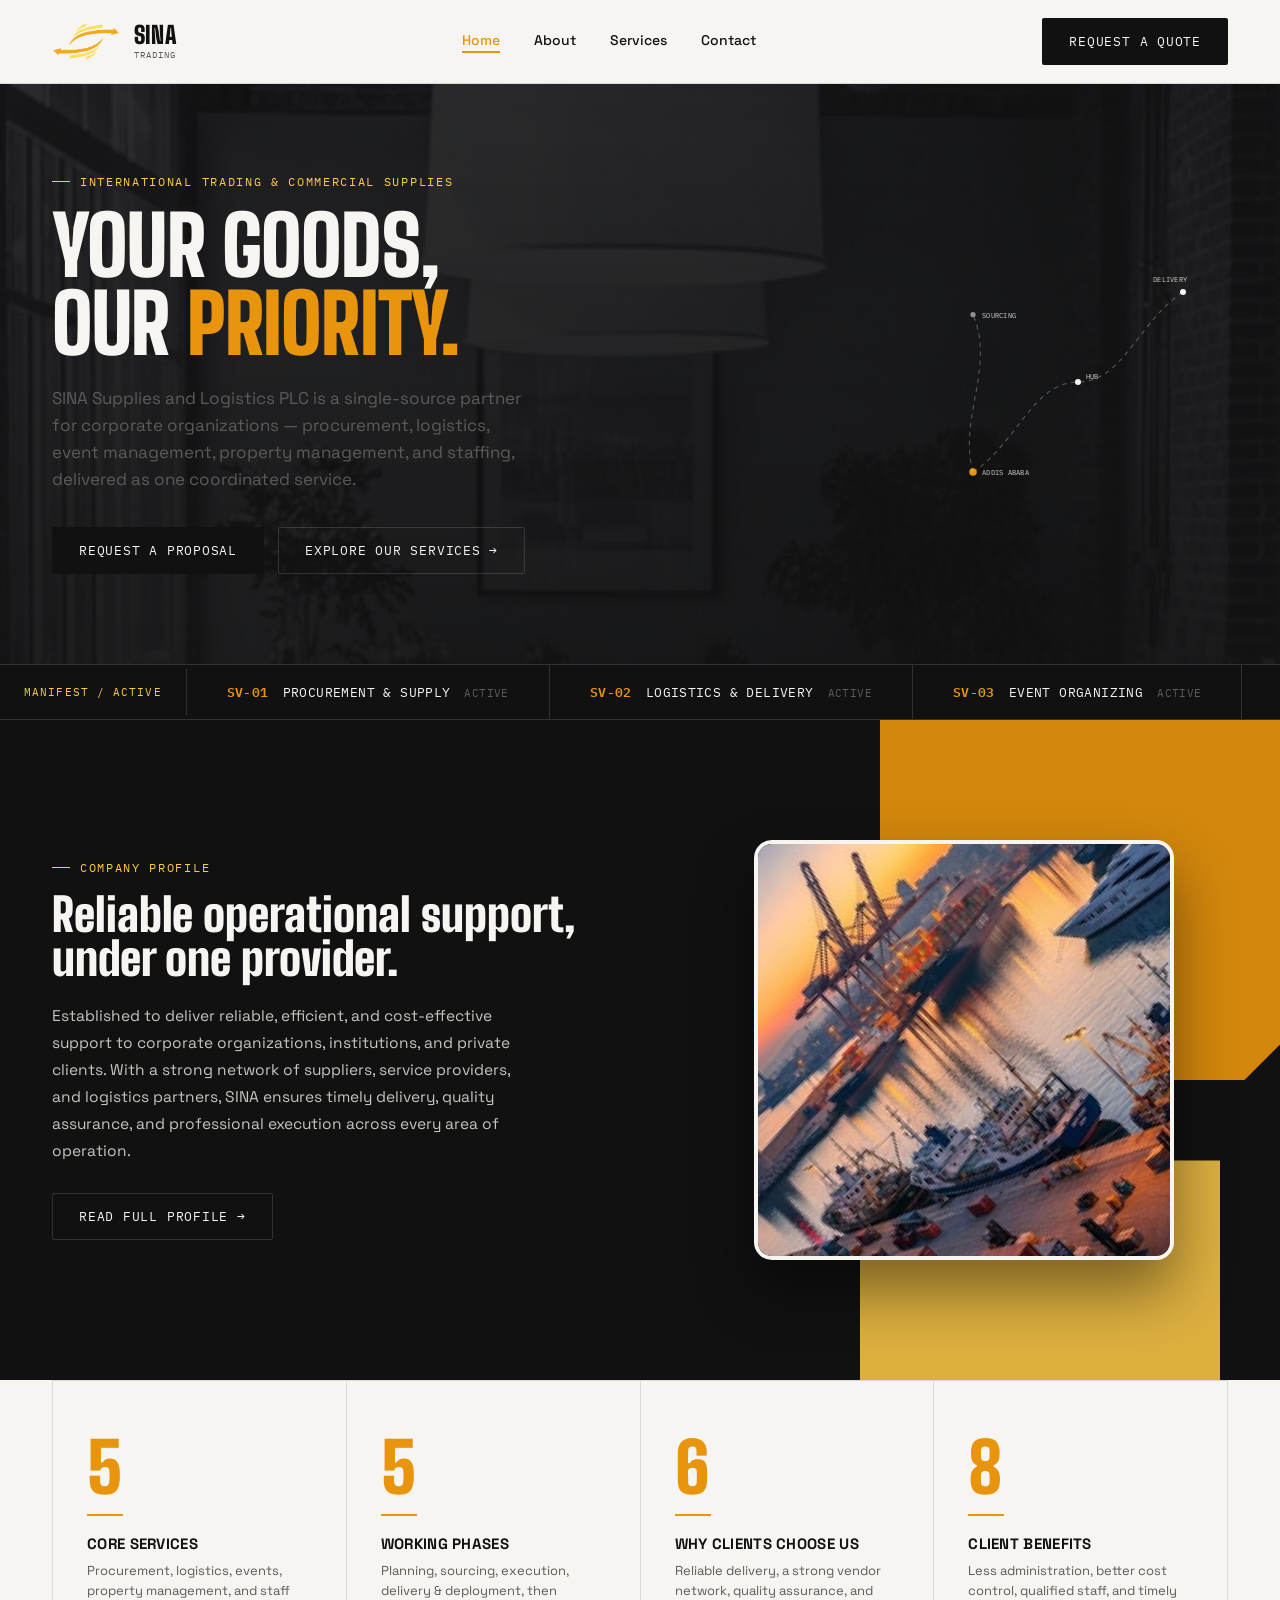
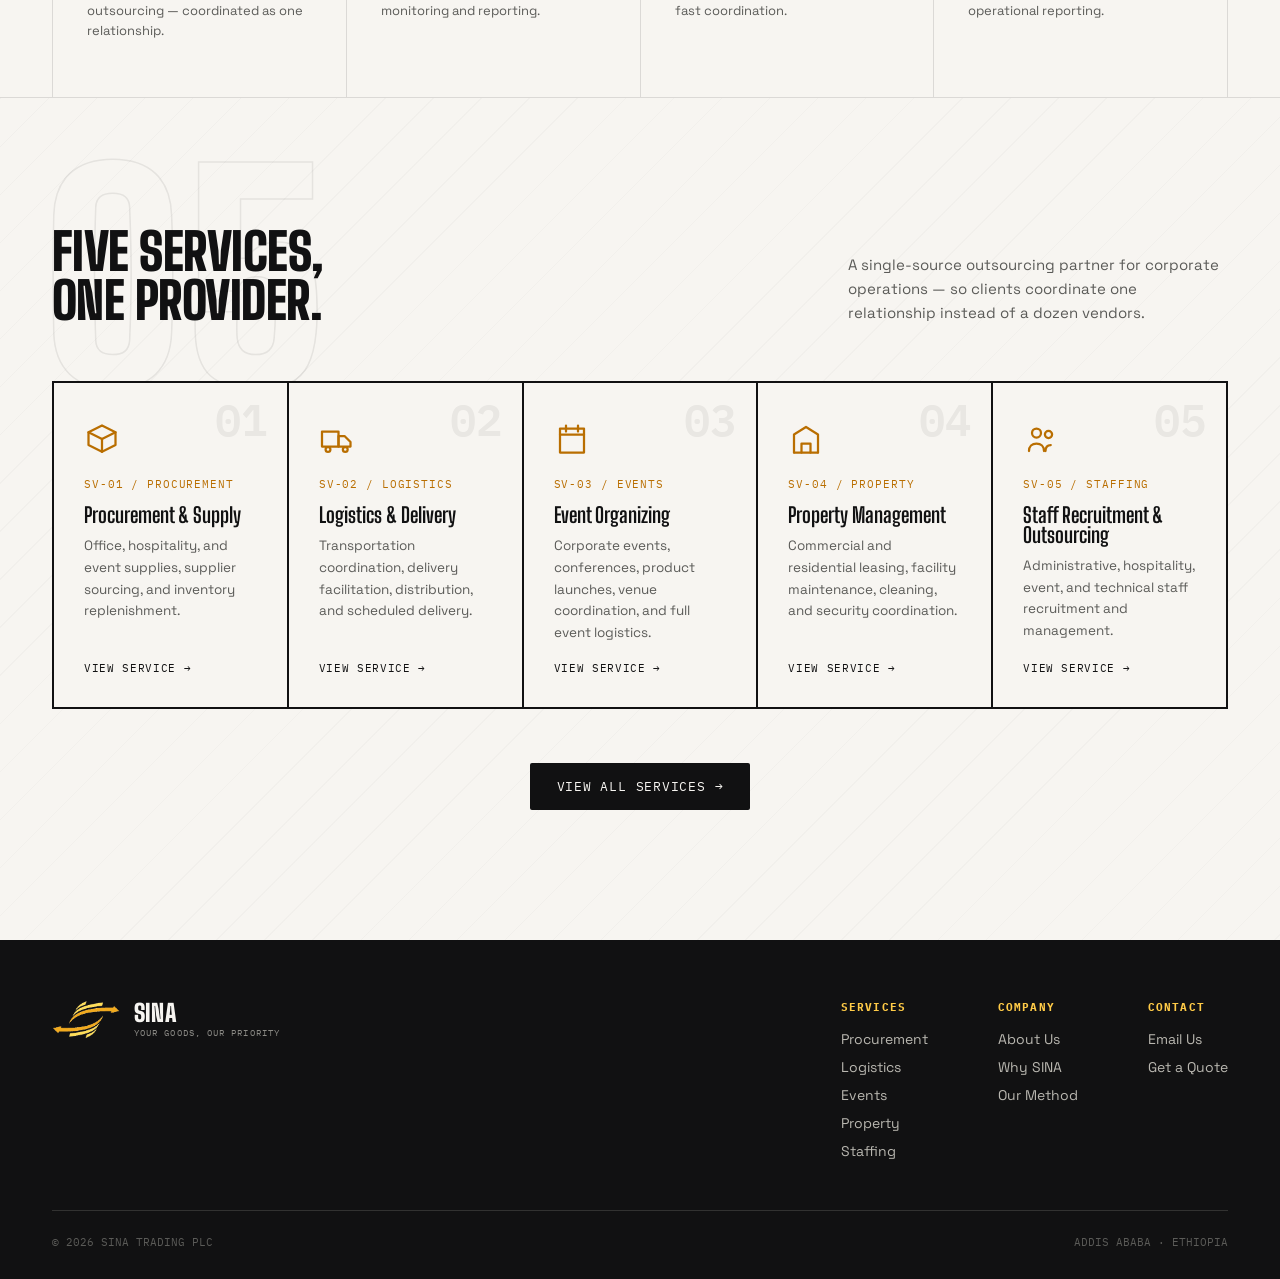
<file: index.html>
<!DOCTYPE html>
<html lang="en">
<head>
<meta charset="UTF-8" />
<meta name="viewport" content="width=device-width, initial-scale=1.0" />
<title>SINA TRADING— Your Goods, Our Priority</title>
<link rel="preconnect" href="https://fonts.googleapis.com">
<link rel="preconnect" href="https://fonts.gstatic.com" crossorigin>
<link href="https://fonts.googleapis.com/css2?family=Big+Shoulders+Display:wght@600;700;900&family=Space+Grotesk:wght@400;500;700&family=IBM+Plex+Mono:wght@400;500;600&display=swap" rel="stylesheet">
<link rel="stylesheet" href="css/base.css?v=8">
<link rel="stylesheet" href="css/layout.css?v=8">
<link rel="stylesheet" href="css/home.css?v=11">
<link rel="stylesheet" href="css/overview.css?v=9">
<link rel="stylesheet" href="css/stats.css?v=9">
<link rel="stylesheet" href="css/sectors-preview.css?v=10">
</head>
<body>

<header>
  <nav>
    <a href="index.html" class="logo">
      <img class="logo-mark" src="assets/logo-icon.png" alt="SINA Supplies and Logistics" width="58" height="33">
      <div>
        <div class="logo-text">SINA</div>
        <div class="logo-sub">TRADING</div>
      </div>
    </a>

    <div class="nav-links" id="nav-links">
      <a href="index.html" aria-current="page">Home</a>
      <a href="about.html">About</a>
      <a href="sectors.html">Services</a>
      <a href="contact.html">Contact</a>
    </div>

    <div class="nav-cta">
      <a class="btn btn-primary" href="contact.html">Request a Quote</a>
      <button class="nav-toggle" id="nav-toggle" aria-label="Toggle menu" aria-expanded="false">
        <span></span><span></span><span></span>
      </button>
    </div>
  </nav>
</header>

<section class="hero">
  <div class="wrap hero-grid">
    <div>
      <div class="eyebrow reveal">INTERNATIONAL TRADING  &amp;  COMMERCIAL SUPPLIES</div>
      <h1 class="reveal">Your goods,<br>our <span class="accent">priority.</span></h1>
      <p class="lead reveal">SINA Supplies and Logistics PLC is a single-source partner for corporate organizations — procurement, logistics, event management, property management, and staffing, delivered as one coordinated service.</p>
      <div class="hero-actions reveal">
        <a class="btn btn-primary" href="contact.html">Request a Proposal</a>
        <a class="btn btn-ghost-dark" href="sectors.html">Explore Our Services →</a>
      </div>
    </div>

    <div class="route-panel reveal">
      <svg viewBox="0 0 400 400" role="img" aria-label="Animated logistics route diagram">
        <path class="route-line" d="M60 320 C120 280, 140 200, 200 200 C260 200, 280 120, 340 80" />
        <path class="route-line hot" d="M60 320 C120 280, 140 200, 200 200 C260 200, 280 120, 340 80" />
        <circle class="node origin" cx="60" cy="320" r="5"/>
        <text class="node-label" x="72" y="324">ADDIS ABABA</text>

        <circle class="node" cx="200" cy="200" r="4"/>
        <text class="node-label" x="210" y="196">HUB</text>

        <circle class="node" cx="340" cy="80" r="4"/>
        <text class="node-label" x="300" y="66">DELIVERY</text>

        <path class="route-line" d="M60 320 C40 250, 90 180, 60 110" opacity="0.25"/>
        <circle class="node" cx="60" cy="110" r="3.5" opacity="0.55"/>
        <text class="node-label" x="72" y="114" opacity="0.55">SOURCING</text>
      </svg>
    </div>
  </div>

  <div class="board">
    <div class="board-inner">
      <div class="board-label">Manifest&nbsp;/&nbsp;Active</div>
      <div class="board-track" id="board-track"></div>
    </div>
  </div>
</section>

<section class="overview">
  <div class="diag-block amber"></div>
  <div class="diag-block gold"></div>
  <div class="wrap overview-grid">
    <div class="overview-copy reveal">
      <div class="eyebrow">Company Profile</div>
      <h2>Reliable operational support, under one provider.</h2>
      <p>Established to deliver reliable, efficient, and cost-effective support to corporate organizations, institutions, and private clients. With a strong network of suppliers, service providers, and logistics partners, SINA ensures timely delivery, quality assurance, and professional execution across every area of operation.</p>
      <a class="btn btn-ghost-dark" href="about.html">Read Full Profile →</a>
    </div>
    <div class="diamond-frame reveal">
      <img src="assets/port-sunset.png" alt="Logistics operations">
    </div>
  </div>
</section>

<section class="stats">
  <div class="wrap">
    <div class="stats-grid">
      <div class="stat-cell reveal">
        <div class="stat-number"><span class="accent">5</span></div>
        <div class="stat-rule"></div>
        <div class="stat-label">Core Services</div>
        <div class="stat-desc">Procurement, logistics, events, property management, and staff outsourcing — coordinated as one relationship.</div>
      </div>
      <div class="stat-cell reveal">
        <div class="stat-number"><span class="accent">5</span></div>
        <div class="stat-rule"></div>
        <div class="stat-label">Working Phases</div>
        <div class="stat-desc">Planning, sourcing, execution, delivery &amp; deployment, then monitoring and reporting.</div>
      </div>
      <div class="stat-cell reveal">
        <div class="stat-number"><span class="accent">6</span></div>
        <div class="stat-rule"></div>
        <div class="stat-label">Why Clients Choose Us</div>
        <div class="stat-desc">Reliable delivery, a strong vendor network, quality assurance, and fast coordination.</div>
      </div>
      <div class="stat-cell reveal">
        <div class="stat-number"><span class="accent">8</span></div>
        <div class="stat-rule"></div>
        <div class="stat-label">Client Benefits</div>
        <div class="stat-desc">Less administration, better cost control, qualified staff, and timely operational reporting.</div>
      </div>
    </div>
  </div>
</section>

<section class="sectors-preview" id="sectors">
  <div class="wrap">
    <div class="section-head reveal">
      <span class="ghost-numeral">05</span>
      <h2>Five services,<br>one provider.</h2>
      <p>A single-source outsourcing partner for corporate operations — so clients coordinate one relationship instead of a dozen vendors.</p>
    </div>

    <div class="sp-grid">
      <div class="sp-card reveal">
        <span class="sp-num">01</span>
        <div class="sp-icon"><svg viewBox="0 0 24 24"><path d="M12 3 3 7.5 12 12l9-4.5L12 3Z"/><path d="M3 7.5V16l9 4.5V12"/><path d="M21 7.5V16l-9 4.5"/></svg></div>
        <span class="sp-code">SV-01 / PROCUREMENT</span>
        <h3>Procurement &amp; Supply</h3>
        <p>Office, hospitality, and event supplies, supplier sourcing, and inventory replenishment.</p>
        <a class="sp-link" href="sectors.html#procurement">View service →</a>
      </div>
      <div class="sp-card reveal">
        <span class="sp-num">02</span>
        <div class="sp-icon"><svg viewBox="0 0 24 24"><path d="M2 17h11V7H2v10Z"/><path d="M13 10h4l4 4v3h-8v-7Z"/><circle cx="6" cy="19" r="1.6"/><circle cx="17.5" cy="19" r="1.6"/></svg></div>
        <span class="sp-code">SV-02 / LOGISTICS</span>
        <h3>Logistics &amp; Delivery</h3>
        <p>Transportation coordination, delivery facilitation, distribution, and scheduled delivery.</p>
        <a class="sp-link" href="sectors.html#logistics">View service →</a>
      </div>
      <div class="sp-card reveal">
        <span class="sp-num">03</span>
        <div class="sp-icon"><svg viewBox="0 0 24 24"><path d="M4 5h16v16H4z"/><path d="M4 9h16"/><path d="M8 3v4M16 3v4"/></svg></div>
        <span class="sp-code">SV-03 / EVENTS</span>
        <h3>Event Organizing</h3>
        <p>Corporate events, conferences, product launches, venue coordination, and full event logistics.</p>
        <a class="sp-link" href="sectors.html#events">View service →</a>
      </div>
      <div class="sp-card reveal">
        <span class="sp-num">04</span>
        <div class="sp-icon"><svg viewBox="0 0 24 24"><path d="M4 21V9l8-5 8 5v12"/><path d="M4 21h16"/><path d="M9 21v-6h6v6"/></svg></div>
        <span class="sp-code">SV-04 / PROPERTY</span>
        <h3>Property Management</h3>
        <p>Commercial and residential leasing, facility maintenance, cleaning, and security coordination.</p>
        <a class="sp-link" href="sectors.html#property">View service →</a>
      </div>
      <div class="sp-card reveal">
        <span class="sp-num">05</span>
        <div class="sp-icon"><svg viewBox="0 0 24 24"><circle cx="9" cy="8" r="3"/><path d="M4 20c0-3 2-5 5-5s5 2 5 5"/><circle cx="17" cy="9" r="2.4"/><path d="M15 20c0-2.5 1-4 3.5-4"/></svg></div>
        <span class="sp-code">SV-05 / STAFFING</span>
        <h3>Staff Recruitment &amp; Outsourcing</h3>
        <p>Administrative, hospitality, event, and technical staff recruitment and management.</p>
        <a class="sp-link" href="sectors.html#staffing">View service →</a>
      </div>
    </div>

    <div class="sp-footer reveal">
      <a class="btn btn-primary" href="sectors.html">View All Services →</a>
    </div>
  </div>
</section>

<footer>
  <div class="wrap">
    <div class="foot-top">
      <a href="index.html" class="logo">
        <img class="logo-mark" src="assets/logo-icon.png" alt="SINA Supplies and Logistics" width="58" height="33">
        <div>
          <div class="logo-text" style="color:var(--paper);">SINA</div>
          <div class="logo-sub" style="color:#8b8a85;">Your Goods, Our Priority</div>
        </div>
      </a>
      <div class="foot-cols">
        <div class="foot-col">
          <h5>Services</h5>
          <a href="sectors.html#procurement">Procurement</a>
          <a href="sectors.html#logistics">Logistics</a>
          <a href="sectors.html#events">Events</a>
          <a href="sectors.html#property">Property</a>
          <a href="sectors.html#staffing">Staffing</a>
        </div>
        <div class="foot-col">
          <h5>Company</h5>
          <a href="about.html">About Us</a>
          <a href="about.html#why">Why SINA</a>
          <a href="about.html#method">Our Method</a>
        </div>
        <div class="foot-col">
          <h5>Contact</h5>
          <a href="mailto:sinasupplies@outlook.com">Email Us</a>
          <a href="contact.html">Get a Quote</a>
        </div>
      </div>
    </div>
    <div class="foot-bottom">
      <span>© 2026 SINA TRADING PLC</span>
      <span>ADDIS ABABA · ETHIOPIA</span>
    </div>
  </div>
</footer>

<script src="js/main.js"></script>
<script src="js/home.js"></script>
</body>
</html>
</file>
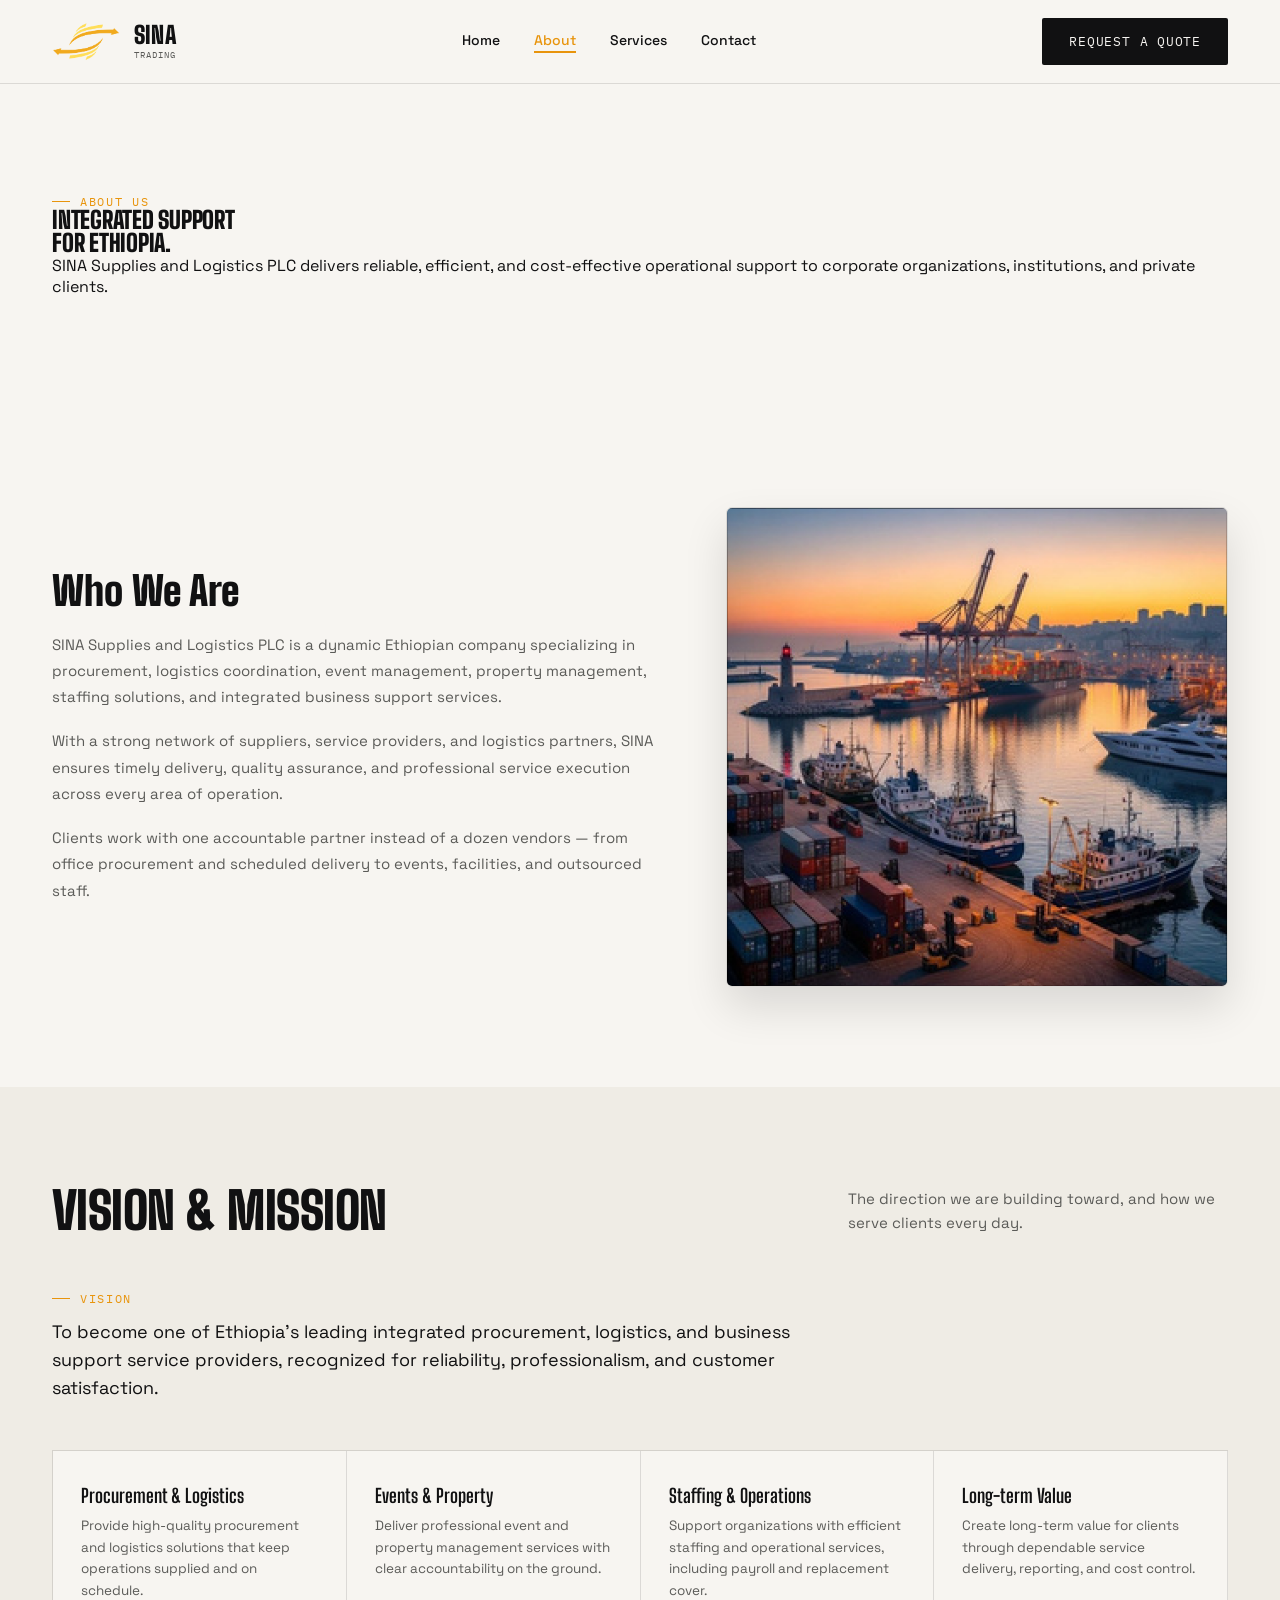
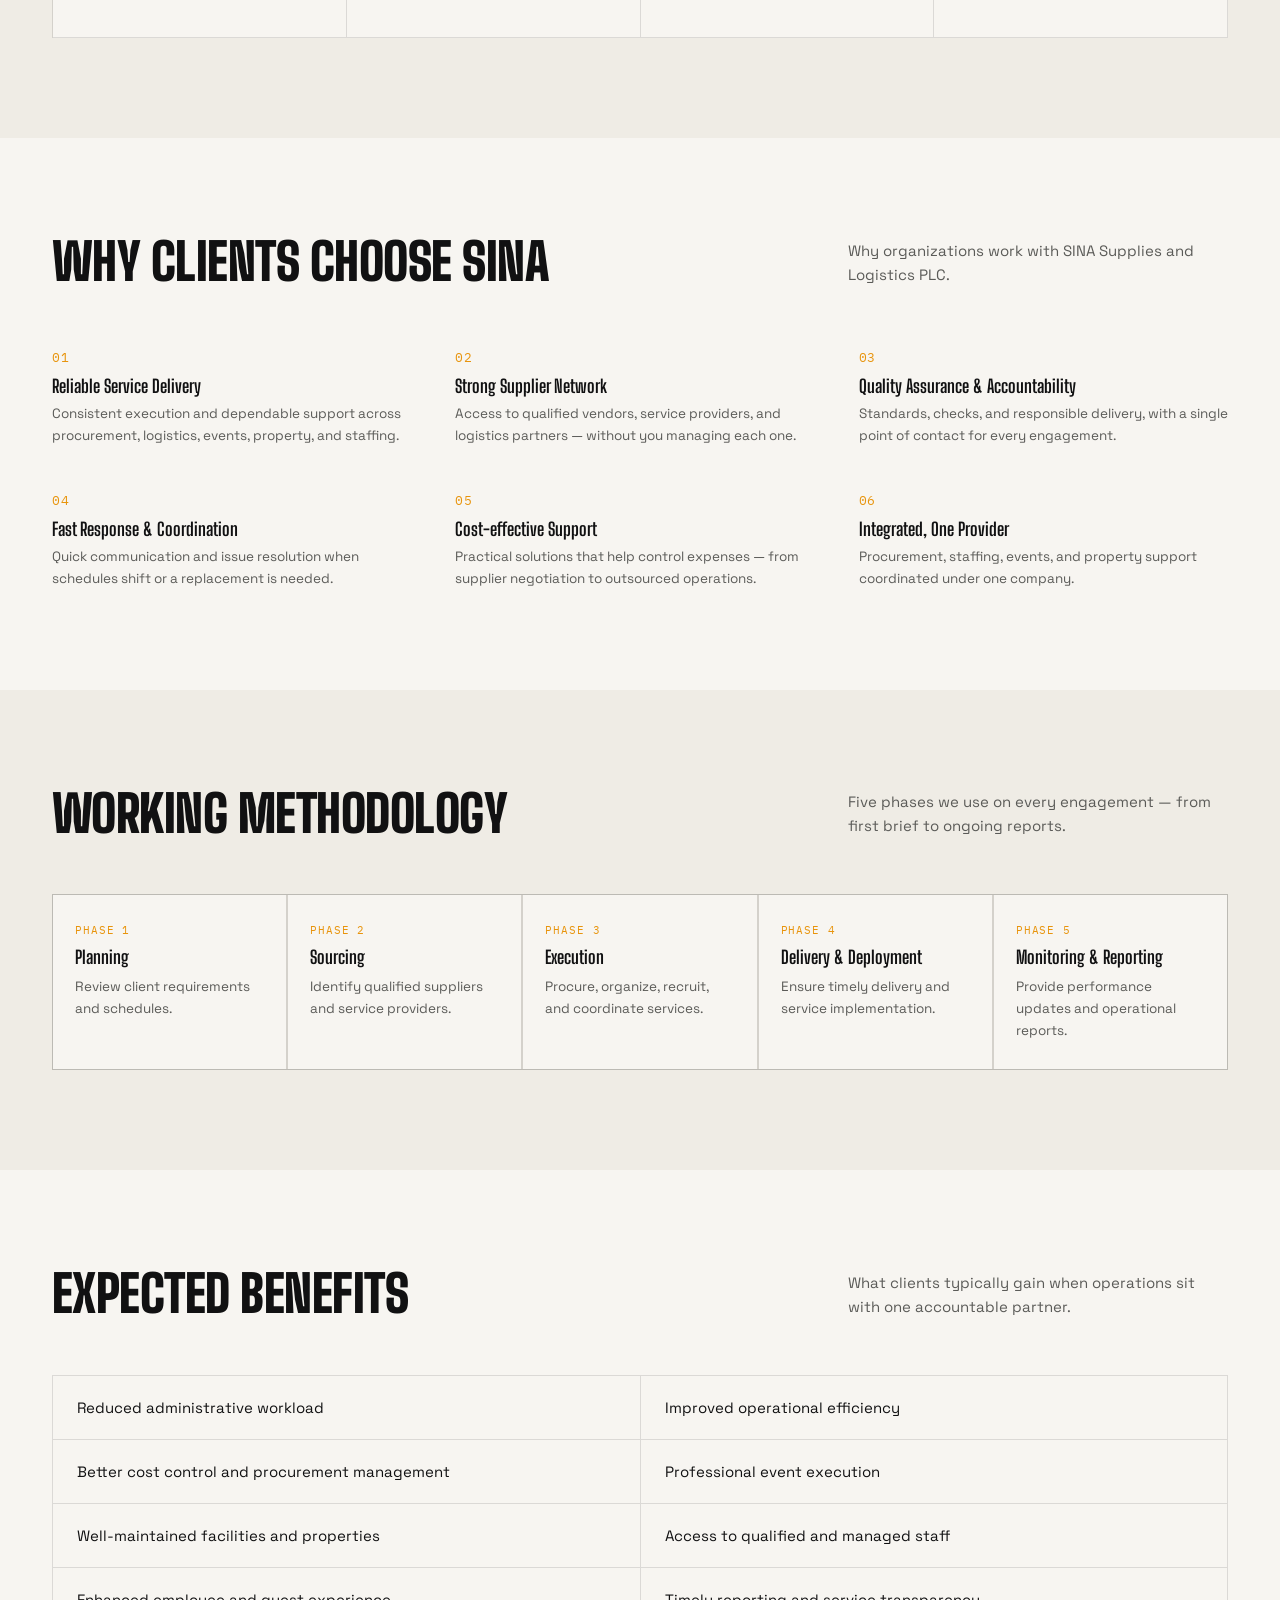
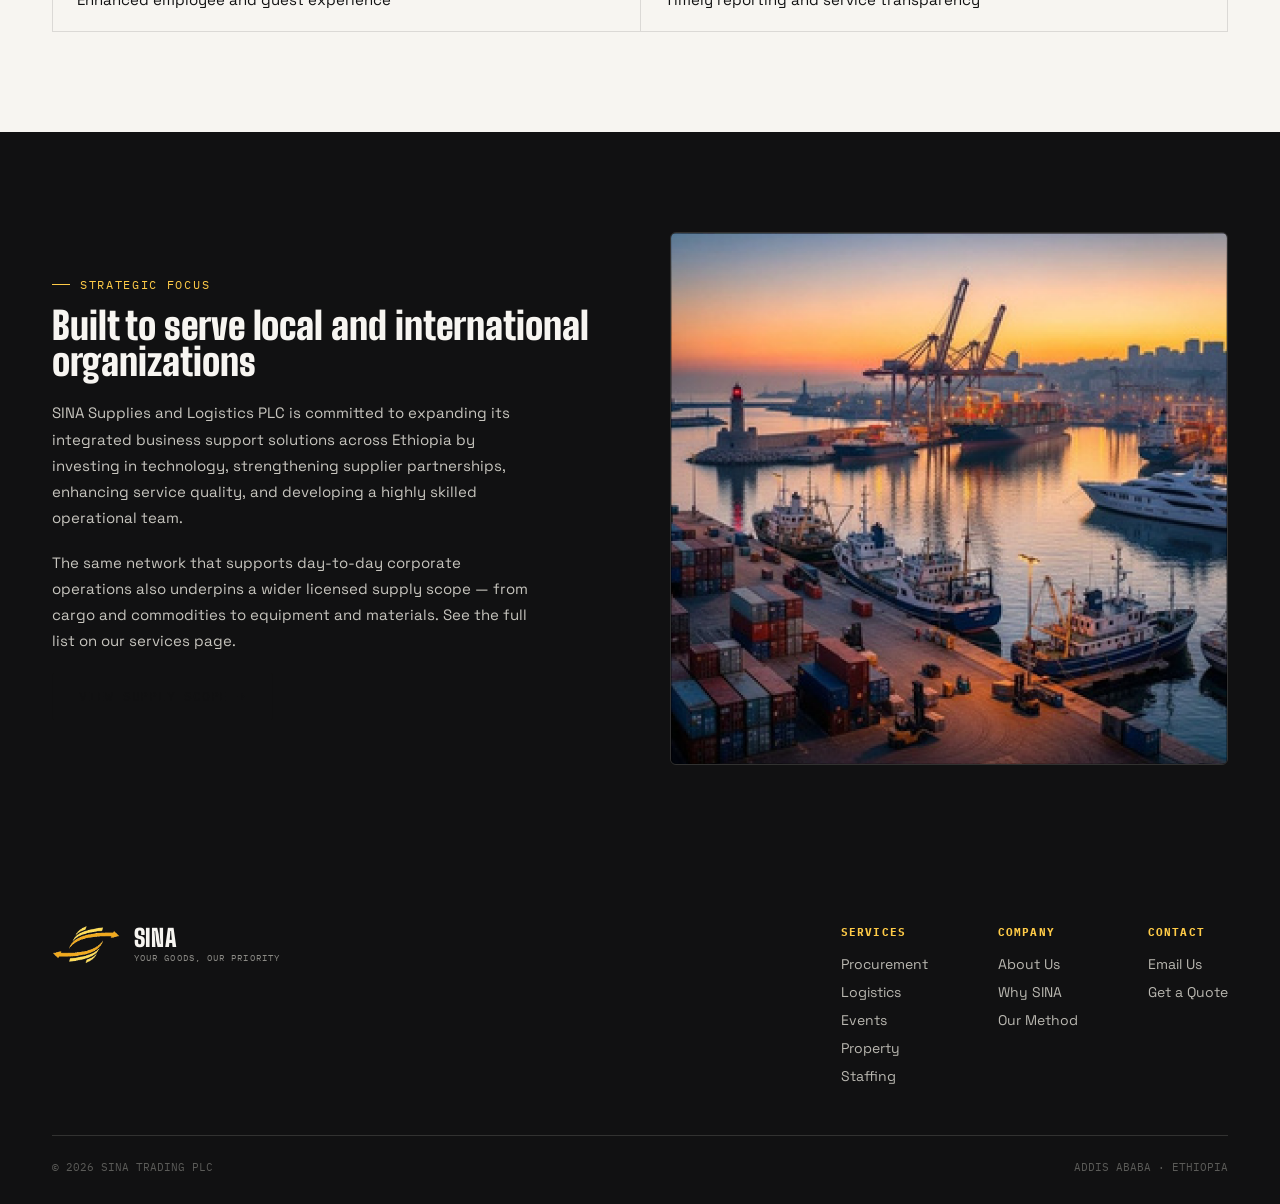
<file: about.html>
<!DOCTYPE html>
<html lang="en">
<head>
<meta charset="UTF-8" />
<meta name="viewport" content="width=device-width, initial-scale=1.0" />
<title>About Us — SINA TRADING</title>
<link rel="preconnect" href="https://fonts.googleapis.com">
<link rel="preconnect" href="https://fonts.gstatic.com" crossorigin>
<link href="https://fonts.googleapis.com/css2?family=Big+Shoulders+Display:wght@600;700;900&family=Space+Grotesk:wght@400;500;700&family=IBM+Plex+Mono:wght@400;500;600&display=swap" rel="stylesheet">
<link rel="stylesheet" href="css/base.css?v=8">
<link rel="stylesheet" href="css/layout.css?v=8">
<link rel="stylesheet" href="css/about.css?v=10">
</head>
<body>

<header>
  <nav>
    <a href="index.html" class="logo">
      <img class="logo-mark" src="assets/logo-icon.png" alt="SINA Supplies and Logistics" width="58" height="33">
      <div>
        <div class="logo-text">SINA</div>
        <div class="logo-sub">TRADING</div>
      </div>
    </a>

    <div class="nav-links" id="nav-links">
      <a href="index.html">Home</a>
      <a href="about.html" aria-current="page">About</a>
      <a href="sectors.html">Services</a>
      <a href="contact.html">Contact</a>
    </div>

    <div class="nav-cta">
      <a class="btn btn-primary" href="contact.html">Request a Quote</a>
      <button class="nav-toggle" id="nav-toggle" aria-label="Toggle menu" aria-expanded="false">
        <span></span><span></span><span></span>
      </button>
    </div>
  </nav>
</header>

<section class="page-hero">
  <div class="wrap">
    <div class="eyebrow reveal">About Us</div>
    <h1 class="reveal">Integrated support<br>for <span class="accent">Ethiopia.</span></h1>
    <p class="lead reveal">SINA Supplies and Logistics PLC delivers reliable, efficient, and cost-effective operational support to corporate organizations, institutions, and private clients.</p>
  </div>
</section>

<section class="about-intro">
  <div class="wrap">
    <div class="intro-grid">
      <div class="intro-content reveal">
        <h2>Who We Are</h2>
        <p>SINA Supplies and Logistics PLC is a dynamic Ethiopian company specializing in procurement, logistics coordination, event management, property management, staffing solutions, and integrated business support services.</p>
        <p>With a strong network of suppliers, service providers, and logistics partners, SINA ensures timely delivery, quality assurance, and professional service execution across every area of operation.</p>
        <p>Clients work with one accountable partner instead of a dozen vendors — from office procurement and scheduled delivery to events, facilities, and outsourced staff.</p>
      </div>
      <div class="intro-image reveal">
        <img src="assets/port-sunset.png" alt="SINA operations">
      </div>
    </div>
  </div>
</section>

<section class="mission-values" id="vision">
  <div class="wrap">
    <div class="section-head reveal">
      <h2>Vision &amp; Mission</h2>
      <p>The direction we are building toward, and how we serve clients every day.</p>
    </div>

    <div class="vision-block reveal">
      <div class="eyebrow">Vision</div>
      <p>To become one of Ethiopia’s leading integrated procurement, logistics, and business support service providers, recognized for reliability, professionalism, and customer satisfaction.</p>
    </div>

    <div class="values-grid">
      <div class="value-card reveal">
        <h3>Procurement &amp; Logistics</h3>
        <p>Provide high-quality procurement and logistics solutions that keep operations supplied and on schedule.</p>
      </div>
      <div class="value-card reveal">
        <h3>Events &amp; Property</h3>
        <p>Deliver professional event and property management services with clear accountability on the ground.</p>
      </div>
      <div class="value-card reveal">
        <h3>Staffing &amp; Operations</h3>
        <p>Support organizations with efficient staffing and operational services, including payroll and replacement cover.</p>
      </div>
      <div class="value-card reveal">
        <h3>Long-term Value</h3>
        <p>Create long-term value for clients through dependable service delivery, reporting, and cost control.</p>
      </div>
    </div>
  </div>
</section>

<section class="why-sina" id="why">
  <div class="wrap">
    <div class="section-head reveal">
      <h2>Why Clients Choose SINA</h2>
      <p>Why organizations work with SINA Supplies and Logistics PLC.</p>
    </div>

    <div class="why-grid">
      <div class="why-item reveal">
        <div class="why-number">01</div>
        <h3>Reliable Service Delivery</h3>
        <p>Consistent execution and dependable support across procurement, logistics, events, property, and staffing.</p>
      </div>
      <div class="why-item reveal">
        <div class="why-number">02</div>
        <h3>Strong Supplier Network</h3>
        <p>Access to qualified vendors, service providers, and logistics partners — without you managing each one.</p>
      </div>
      <div class="why-item reveal">
        <div class="why-number">03</div>
        <h3>Quality Assurance &amp; Accountability</h3>
        <p>Standards, checks, and responsible delivery, with a single point of contact for every engagement.</p>
      </div>
      <div class="why-item reveal">
        <div class="why-number">04</div>
        <h3>Fast Response &amp; Coordination</h3>
        <p>Quick communication and issue resolution when schedules shift or a replacement is needed.</p>
      </div>
      <div class="why-item reveal">
        <div class="why-number">05</div>
        <h3>Cost-effective Support</h3>
        <p>Practical solutions that help control expenses — from supplier negotiation to outsourced operations.</p>
      </div>
      <div class="why-item reveal">
        <div class="why-number">06</div>
        <h3>Integrated, One Provider</h3>
        <p>Procurement, staffing, events, and property support coordinated under one company.</p>
      </div>
    </div>
  </div>
</section>

<section class="method" id="method">
  <div class="wrap">
    <div class="section-head reveal">
      <h2>Working Methodology</h2>
      <p>Five phases we use on every engagement — from first brief to ongoing reports.</p>
    </div>
    <div class="method-grid">
      <div class="method-card reveal">
        <span class="method-phase">Phase 1</span>
        <h3>Planning</h3>
        <p>Review client requirements and schedules.</p>
      </div>
      <div class="method-card reveal">
        <span class="method-phase">Phase 2</span>
        <h3>Sourcing</h3>
        <p>Identify qualified suppliers and service providers.</p>
      </div>
      <div class="method-card reveal">
        <span class="method-phase">Phase 3</span>
        <h3>Execution</h3>
        <p>Procure, organize, recruit, and coordinate services.</p>
      </div>
      <div class="method-card reveal">
        <span class="method-phase">Phase 4</span>
        <h3>Delivery &amp; Deployment</h3>
        <p>Ensure timely delivery and service implementation.</p>
      </div>
      <div class="method-card reveal">
        <span class="method-phase">Phase 5</span>
        <h3>Monitoring &amp; Reporting</h3>
        <p>Provide performance updates and operational reports.</p>
      </div>
    </div>
  </div>
</section>

<section class="benefits" id="benefits">
  <div class="wrap">
    <div class="section-head reveal">
      <h2>Expected Benefits</h2>
      <p>What clients typically gain when operations sit with one accountable partner.</p>
    </div>
    <ul class="benefits-list">
      <li class="reveal">Reduced administrative workload</li>
      <li class="reveal">Improved operational efficiency</li>
      <li class="reveal">Better cost control and procurement management</li>
      <li class="reveal">Professional event execution</li>
      <li class="reveal">Well-maintained facilities and properties</li>
      <li class="reveal">Access to qualified and managed staff</li>
      <li class="reveal">Enhanced employee and guest experience</li>
      <li class="reveal">Timely reporting and service transparency</li>
    </ul>
  </div>
</section>

<section class="csr" id="focus">
  <div class="wrap">
    <div class="csr-grid">
      <div class="csr-content reveal">
        <div class="eyebrow">Strategic Focus</div>
        <h2>Built to serve local and international organizations</h2>
        <p>SINA Supplies and Logistics PLC is committed to expanding its integrated business support solutions across Ethiopia by investing in technology, strengthening supplier partnerships, enhancing service quality, and developing a highly skilled operational team.</p>
        <p>The same network that supports day-to-day corporate operations also underpins a wider licensed supply scope — from cargo and commodities to equipment and materials. See the full list on our services page.</p>
        <a class="btn btn-ghost" href="sectors.html#trade">View Supply Scope →</a>
      </div>
      <div class="csr-image reveal">
        <img src="assets/port-sunset.png" alt="SINA strategic operations">
      </div>
    </div>
  </div>
</section>

<footer>
  <div class="wrap">
    <div class="foot-top">
      <a href="index.html" class="logo">
        <img class="logo-mark" src="assets/logo-icon.png" alt="SINA Supplies and Logistics" width="58" height="33">
        <div>
          <div class="logo-text" style="color:var(--paper);">SINA</div>
          <div class="logo-sub" style="color:#8b8a85;">Your Goods, Our Priority</div>
        </div>
      </a>
      <div class="foot-cols">
        <div class="foot-col">
          <h5>Services</h5>
          <a href="sectors.html#procurement">Procurement</a>
          <a href="sectors.html#logistics">Logistics</a>
          <a href="sectors.html#events">Events</a>
          <a href="sectors.html#property">Property</a>
          <a href="sectors.html#staffing">Staffing</a>
        </div>
        <div class="foot-col">
          <h5>Company</h5>
          <a href="about.html">About Us</a>
          <a href="about.html#why">Why SINA</a>
          <a href="about.html#method">Our Method</a>
        </div>
        <div class="foot-col">
          <h5>Contact</h5>
          <a href="mailto:sinasupplies@outlook.com">Email Us</a>
          <a href="contact.html">Get a Quote</a>
        </div>
      </div>
    </div>
    <div class="foot-bottom">
      <span>© 2026 SINA TRADING PLC</span>
      <span>ADDIS ABABA · ETHIOPIA</span>
    </div>
  </div>
</footer>

<script src="js/main.js"></script>
<script src="js/about.js"></script>
</body>
</html>
</file>
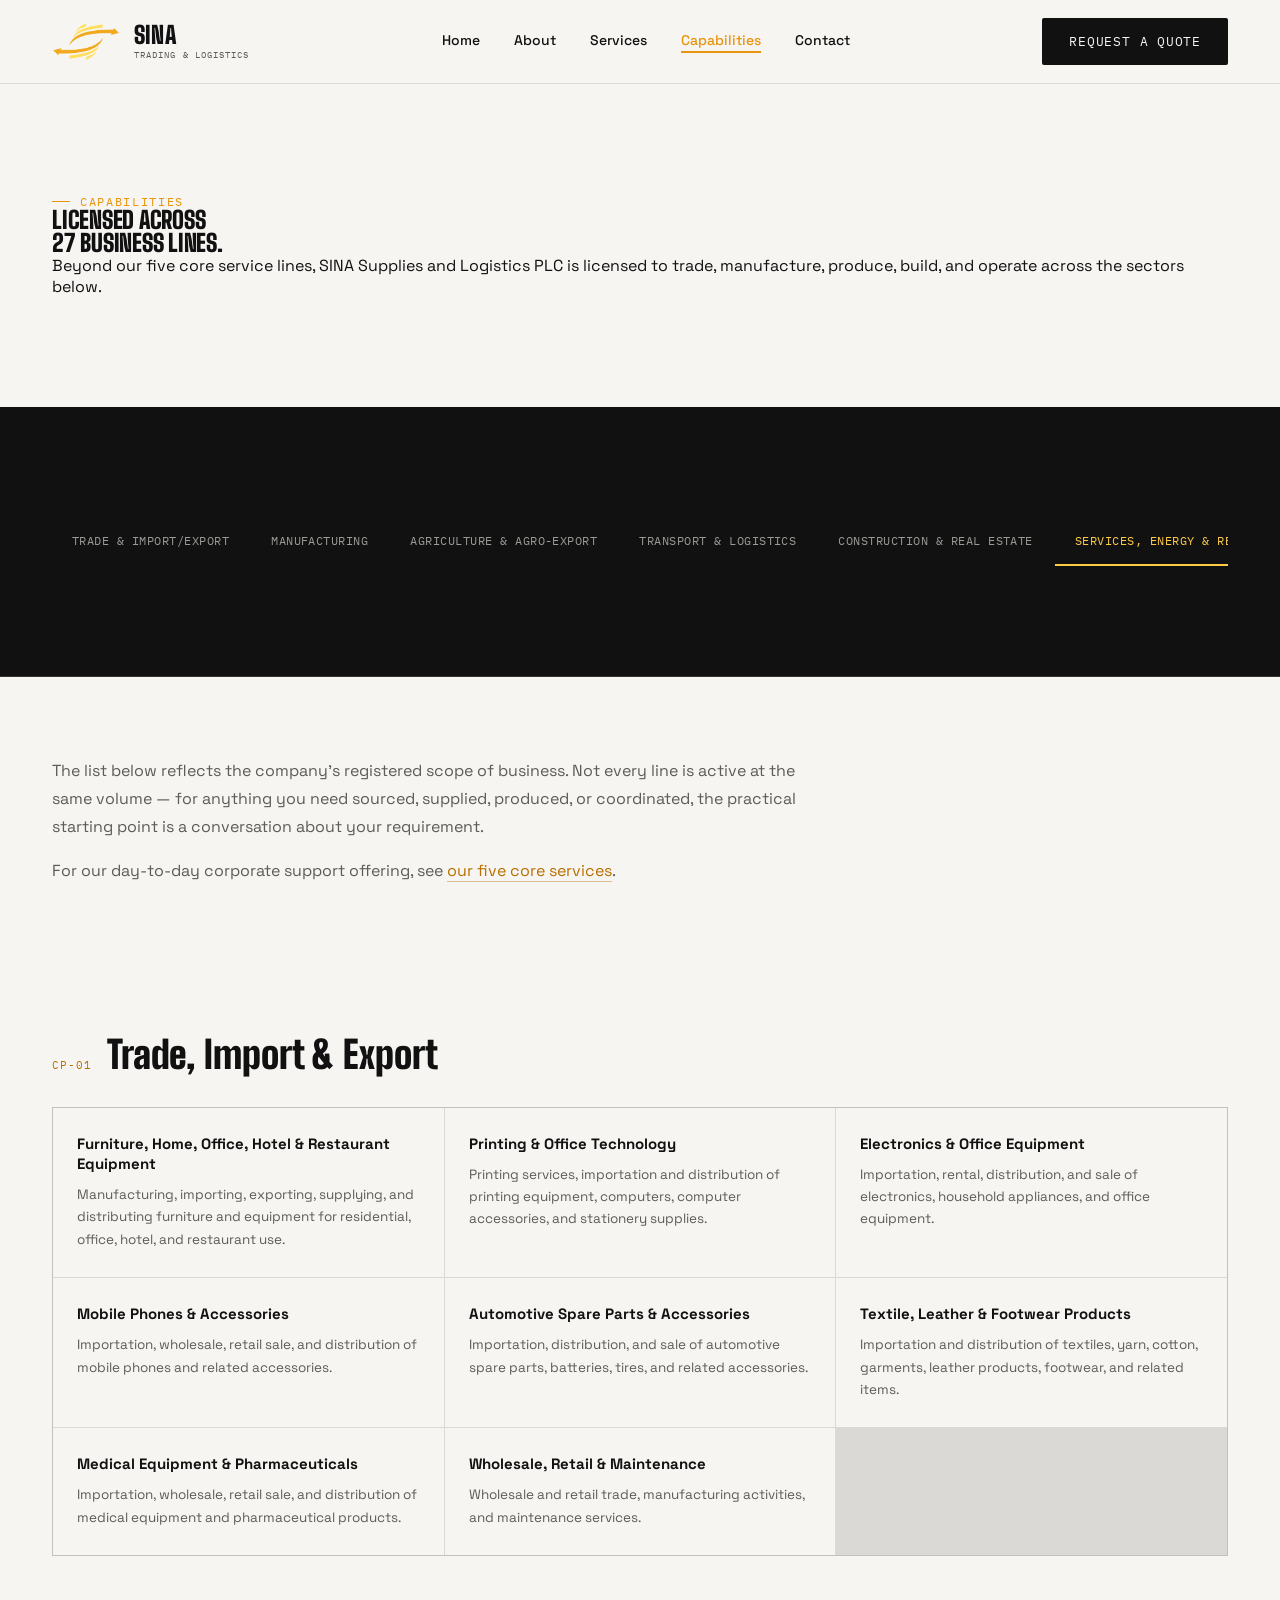
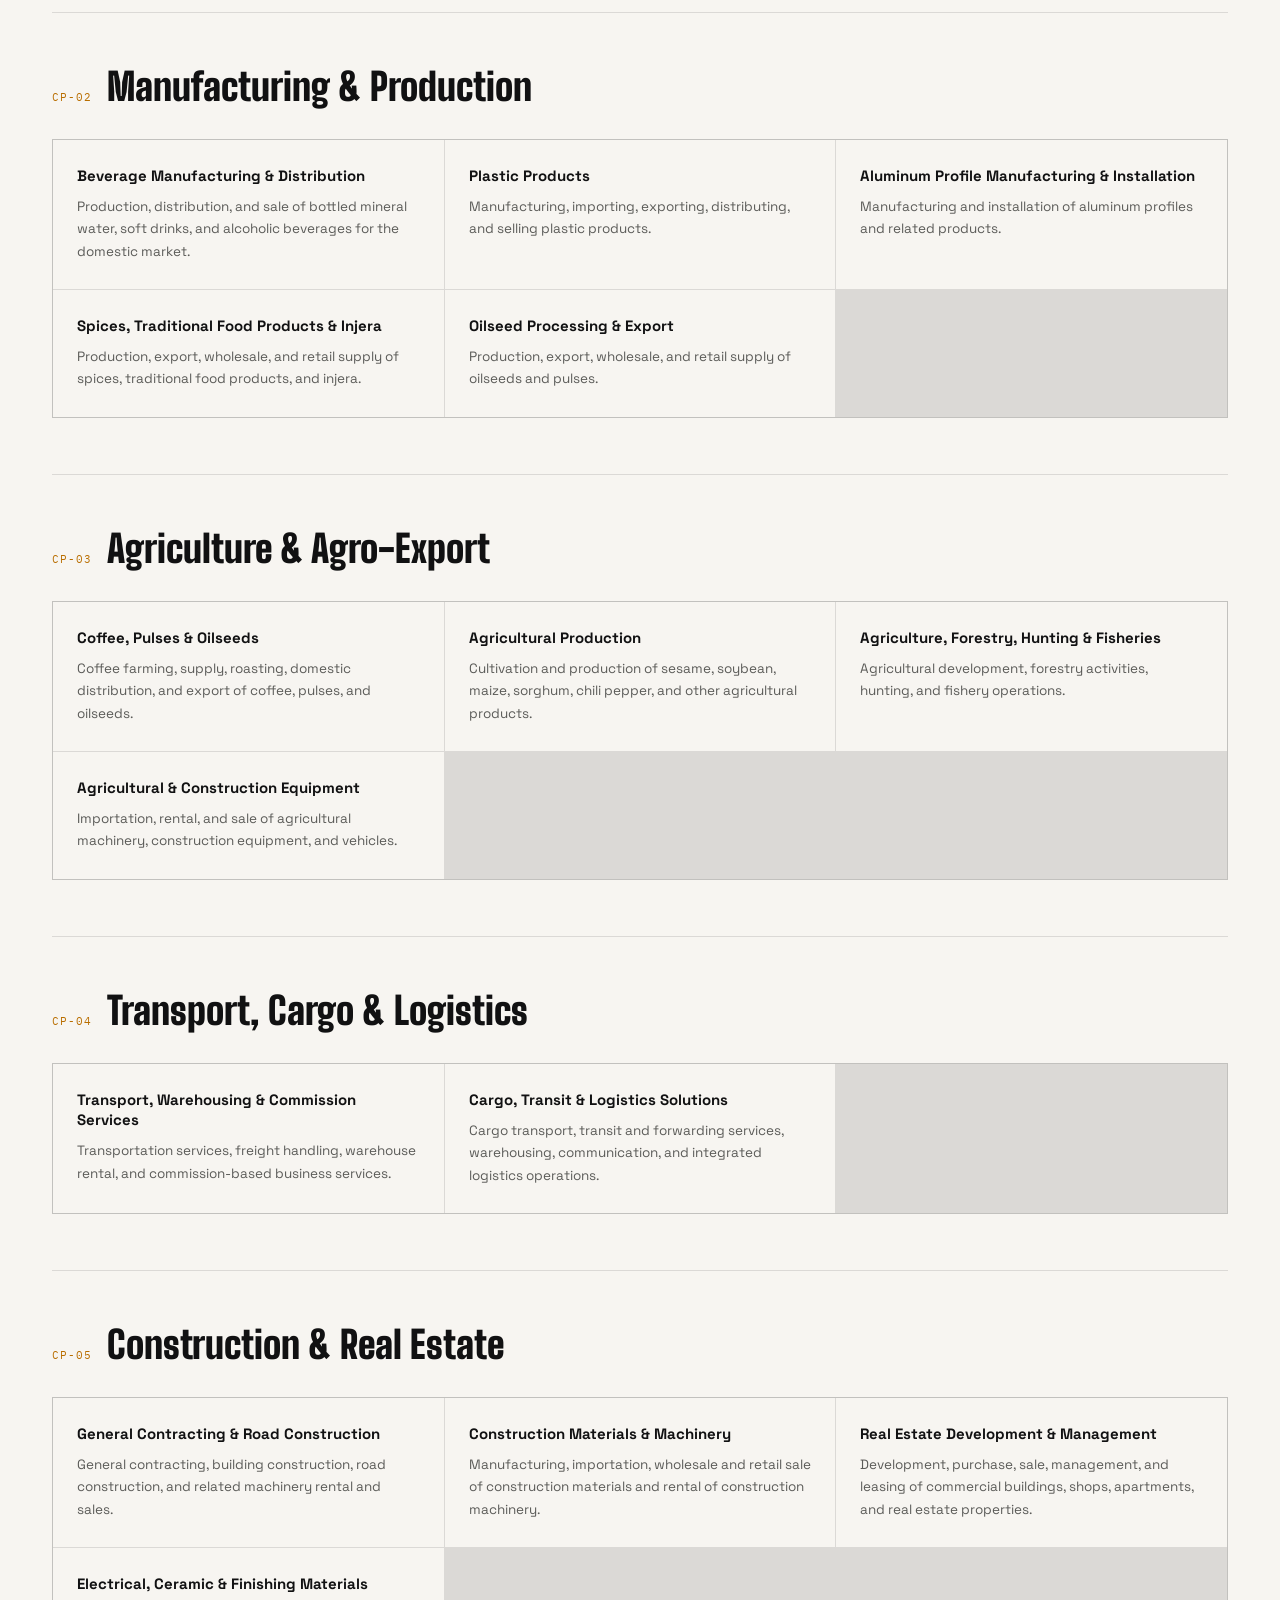
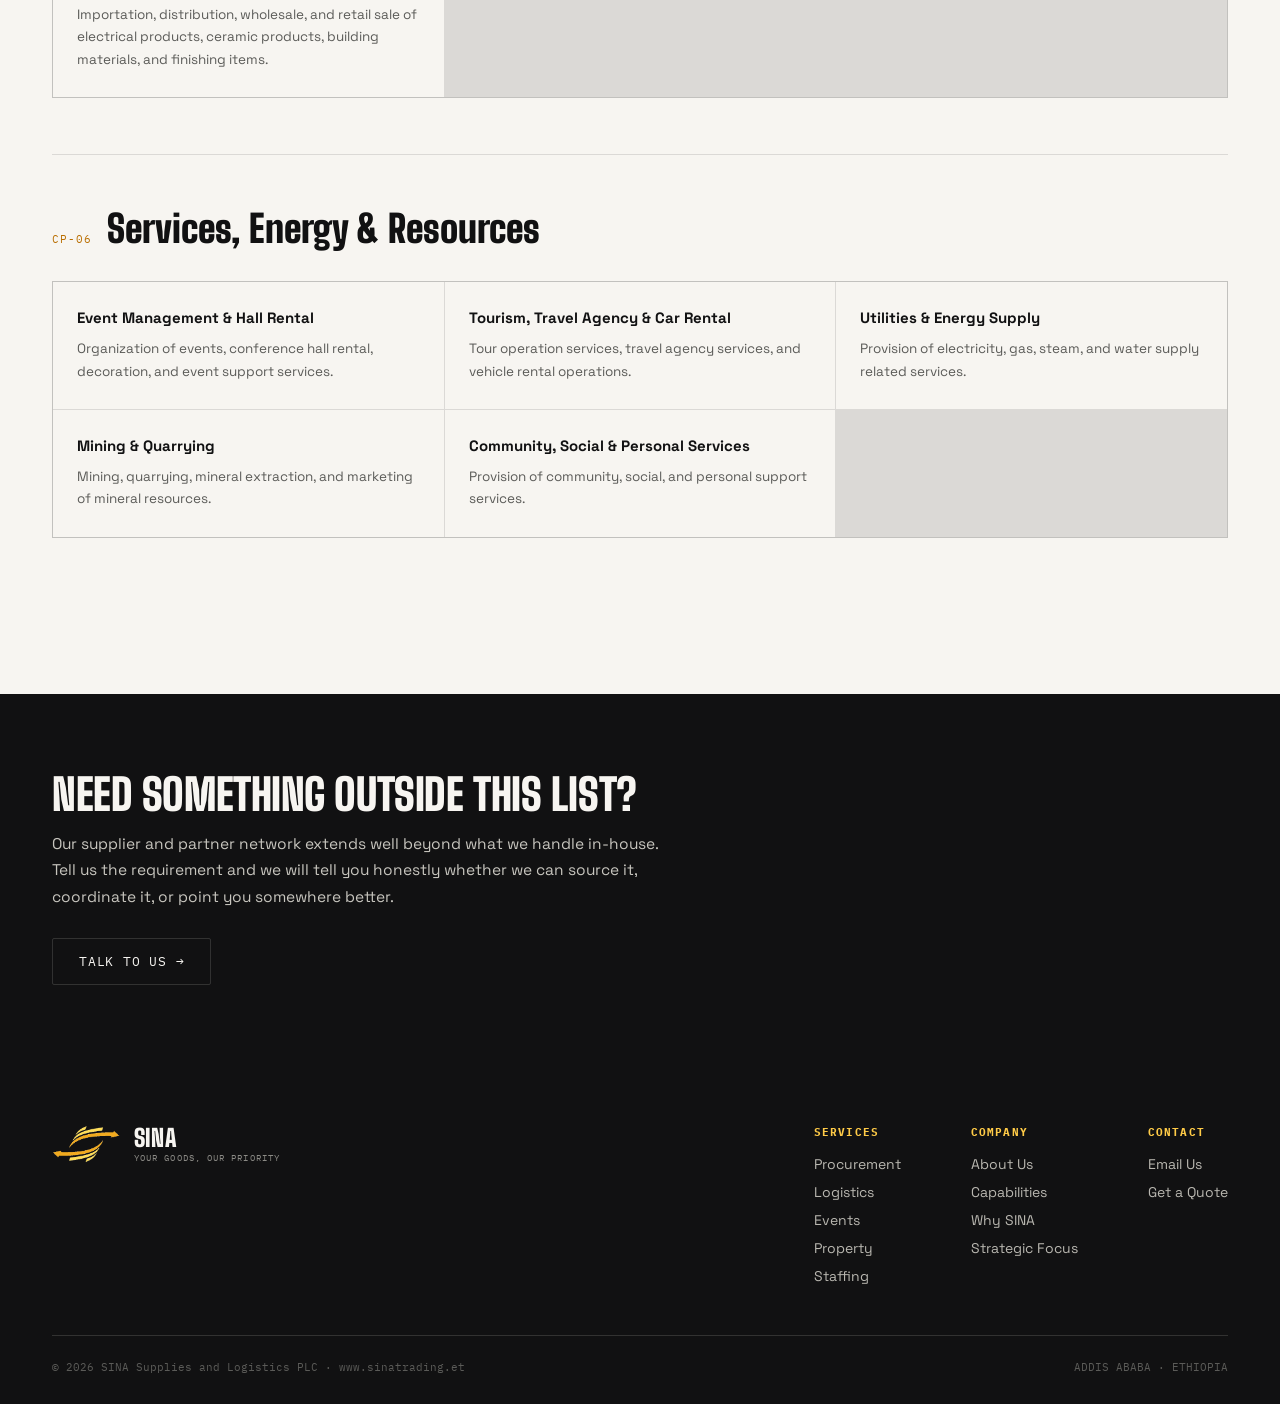
<file: capabilities.html>
<!DOCTYPE html>
<html lang="en">
<head>
<meta charset="UTF-8" />
<meta name="viewport" content="width=device-width, initial-scale=1.0" />
<title>Capabilities — SINA Trading</title>
<meta name="description" content="The full licensed scope of SINA Supplies and Logistics PLC — trade and import/export, manufacturing, agriculture and agro-export, transport and logistics, construction and real estate, and hospitality services." />
<link rel="preconnect" href="https://fonts.googleapis.com">
<link rel="preconnect" href="https://fonts.gstatic.com" crossorigin>
<link href="https://fonts.googleapis.com/css2?family=Big+Shoulders+Display:wght@600;700;900&family=Space+Grotesk:wght@400;500;700&family=IBM+Plex+Mono:wght@400;500;600&display=swap" rel="stylesheet">
<link rel="stylesheet" href="css/base.css?v=8">
<link rel="stylesheet" href="css/layout.css?v=8">
<link rel="stylesheet" href="css/sectors.css?v=11">
<link rel="stylesheet" href="css/capabilities.css?v=1">
</head>
<body>

<header>
  <nav>
    <a href="index.html" class="logo">
      <img class="logo-mark" src="assets/logo-icon.png" alt="SINA Trading — SINA Supplies and Logistics PLC" width="58" height="33">
      <div>
        <div class="logo-text">SINA</div>
        <div class="logo-sub">Trading &amp; Logistics</div>
      </div>
    </a>

    <div class="nav-links" id="nav-links">
      <a href="index.html">Home</a>
      <a href="about.html">About</a>
      <a href="sectors.html">Services</a>
      <a href="capabilities.html" aria-current="page">Capabilities</a>
      <a href="contact.html">Contact</a>
    </div>

    <div class="nav-cta">
      <a class="btn btn-primary" href="contact.html">Request a Quote</a>
      <button class="nav-toggle" id="nav-toggle" aria-label="Toggle menu" aria-expanded="false">
        <span></span><span></span><span></span>
      </button>
    </div>
  </nav>
</header>

<section class="page-hero">
  <div class="wrap">
    <div class="eyebrow reveal">Capabilities</div>
    <h1 class="reveal">Licensed across<br><span class="accent">27 business lines.</span></h1>
    <p class="lead reveal">Beyond our five core service lines, SINA Supplies and Logistics PLC is licensed to trade, manufacture, produce, build, and operate across the sectors below.</p>
  </div>
</section>

<section class="sectors-nav">
  <div class="wrap">
    <div class="nav-grid reveal">
      <a href="#trade" class="nav-item">Trade &amp; Import/Export</a>
      <a href="#manufacturing" class="nav-item">Manufacturing</a>
      <a href="#agriculture" class="nav-item">Agriculture &amp; Agro-Export</a>
      <a href="#transport" class="nav-item">Transport &amp; Logistics</a>
      <a href="#construction" class="nav-item">Construction &amp; Real Estate</a>
      <a href="#services" class="nav-item">Services, Energy &amp; Resources</a>
    </div>
  </div>
</section>

<section class="cap-intro">
  <div class="wrap">
    <p class="reveal">The list below reflects the company's registered scope of business. Not every line is active at the same volume — for anything you need sourced, supplied, produced, or coordinated, the practical starting point is a conversation about your requirement.</p>
    <p class="reveal">For our day-to-day corporate support offering, see <a href="sectors.html" class="inline-link">our five core services</a>.</p>
  </div>
</section>

<section class="cap-groups">
  <div class="wrap">

    <div class="cap-group" id="trade">
      <div class="cap-group-head reveal">
        <span class="cap-group-code">CP-01</span>
        <h2>Trade, Import &amp; Export</h2>
      </div>
      <div class="cap-grid reveal">
        <div class="cap-card">
          <h3>Furniture, Home, Office, Hotel &amp; Restaurant Equipment</h3>
          <p>Manufacturing, importing, exporting, supplying, and distributing furniture and equipment for residential, office, hotel, and restaurant use.</p>
        </div>
        <div class="cap-card">
          <h3>Printing &amp; Office Technology</h3>
          <p>Printing services, importation and distribution of printing equipment, computers, computer accessories, and stationery supplies.</p>
        </div>
        <div class="cap-card">
          <h3>Electronics &amp; Office Equipment</h3>
          <p>Importation, rental, distribution, and sale of electronics, household appliances, and office equipment.</p>
        </div>
        <div class="cap-card">
          <h3>Mobile Phones &amp; Accessories</h3>
          <p>Importation, wholesale, retail sale, and distribution of mobile phones and related accessories.</p>
        </div>
        <div class="cap-card">
          <h3>Automotive Spare Parts &amp; Accessories</h3>
          <p>Importation, distribution, and sale of automotive spare parts, batteries, tires, and related accessories.</p>
        </div>
        <div class="cap-card">
          <h3>Textile, Leather &amp; Footwear Products</h3>
          <p>Importation and distribution of textiles, yarn, cotton, garments, leather products, footwear, and related items.</p>
        </div>
        <div class="cap-card">
          <h3>Medical Equipment &amp; Pharmaceuticals</h3>
          <p>Importation, wholesale, retail sale, and distribution of medical equipment and pharmaceutical products.</p>
        </div>
        <div class="cap-card">
          <h3>Wholesale, Retail &amp; Maintenance</h3>
          <p>Wholesale and retail trade, manufacturing activities, and maintenance services.</p>
        </div>
      </div>
    </div>

    <div class="cap-group" id="manufacturing">
      <div class="cap-group-head reveal">
        <span class="cap-group-code">CP-02</span>
        <h2>Manufacturing &amp; Production</h2>
      </div>
      <div class="cap-grid reveal">
        <div class="cap-card">
          <h3>Beverage Manufacturing &amp; Distribution</h3>
          <p>Production, distribution, and sale of bottled mineral water, soft drinks, and alcoholic beverages for the domestic market.</p>
        </div>
        <div class="cap-card">
          <h3>Plastic Products</h3>
          <p>Manufacturing, importing, exporting, distributing, and selling plastic products.</p>
        </div>
        <div class="cap-card">
          <h3>Aluminum Profile Manufacturing &amp; Installation</h3>
          <p>Manufacturing and installation of aluminum profiles and related products.</p>
        </div>
        <div class="cap-card">
          <h3>Spices, Traditional Food Products &amp; Injera</h3>
          <p>Production, export, wholesale, and retail supply of spices, traditional food products, and injera.</p>
        </div>
        <div class="cap-card">
          <h3>Oilseed Processing &amp; Export</h3>
          <p>Production, export, wholesale, and retail supply of oilseeds and pulses.</p>
        </div>
      </div>
    </div>

    <div class="cap-group" id="agriculture">
      <div class="cap-group-head reveal">
        <span class="cap-group-code">CP-03</span>
        <h2>Agriculture &amp; Agro-Export</h2>
      </div>
      <div class="cap-grid reveal">
        <div class="cap-card">
          <h3>Coffee, Pulses &amp; Oilseeds</h3>
          <p>Coffee farming, supply, roasting, domestic distribution, and export of coffee, pulses, and oilseeds.</p>
        </div>
        <div class="cap-card">
          <h3>Agricultural Production</h3>
          <p>Cultivation and production of sesame, soybean, maize, sorghum, chili pepper, and other agricultural products.</p>
        </div>
        <div class="cap-card">
          <h3>Agriculture, Forestry, Hunting &amp; Fisheries</h3>
          <p>Agricultural development, forestry activities, hunting, and fishery operations.</p>
        </div>
        <div class="cap-card">
          <h3>Agricultural &amp; Construction Equipment</h3>
          <p>Importation, rental, and sale of agricultural machinery, construction equipment, and vehicles.</p>
        </div>
      </div>
    </div>

    <div class="cap-group" id="transport">
      <div class="cap-group-head reveal">
        <span class="cap-group-code">CP-04</span>
        <h2>Transport, Cargo &amp; Logistics</h2>
      </div>
      <div class="cap-grid reveal">
        <div class="cap-card">
          <h3>Transport, Warehousing &amp; Commission Services</h3>
          <p>Transportation services, freight handling, warehouse rental, and commission-based business services.</p>
        </div>
        <div class="cap-card">
          <h3>Cargo, Transit &amp; Logistics Solutions</h3>
          <p>Cargo transport, transit and forwarding services, warehousing, communication, and integrated logistics operations.</p>
        </div>
      </div>
    </div>

    <div class="cap-group" id="construction">
      <div class="cap-group-head reveal">
        <span class="cap-group-code">CP-05</span>
        <h2>Construction &amp; Real Estate</h2>
      </div>
      <div class="cap-grid reveal">
        <div class="cap-card">
          <h3>General Contracting &amp; Road Construction</h3>
          <p>General contracting, building construction, road construction, and related machinery rental and sales.</p>
        </div>
        <div class="cap-card">
          <h3>Construction Materials &amp; Machinery</h3>
          <p>Manufacturing, importation, wholesale and retail sale of construction materials and rental of construction machinery.</p>
        </div>
        <div class="cap-card">
          <h3>Real Estate Development &amp; Management</h3>
          <p>Development, purchase, sale, management, and leasing of commercial buildings, shops, apartments, and real estate properties.</p>
        </div>
        <div class="cap-card">
          <h3>Electrical, Ceramic &amp; Finishing Materials</h3>
          <p>Importation, distribution, wholesale, and retail sale of electrical products, ceramic products, building materials, and finishing items.</p>
        </div>
      </div>
    </div>

    <div class="cap-group" id="services">
      <div class="cap-group-head reveal">
        <span class="cap-group-code">CP-06</span>
        <h2>Services, Energy &amp; Resources</h2>
      </div>
      <div class="cap-grid reveal">
        <div class="cap-card">
          <h3>Event Management &amp; Hall Rental</h3>
          <p>Organization of events, conference hall rental, decoration, and event support services.</p>
        </div>
        <div class="cap-card">
          <h3>Tourism, Travel Agency &amp; Car Rental</h3>
          <p>Tour operation services, travel agency services, and vehicle rental operations.</p>
        </div>
        <div class="cap-card">
          <h3>Utilities &amp; Energy Supply</h3>
          <p>Provision of electricity, gas, steam, and water supply related services.</p>
        </div>
        <div class="cap-card">
          <h3>Mining &amp; Quarrying</h3>
          <p>Mining, quarrying, mineral extraction, and marketing of mineral resources.</p>
        </div>
        <div class="cap-card">
          <h3>Community, Social &amp; Personal Services</h3>
          <p>Provision of community, social, and personal support services.</p>
        </div>
      </div>
    </div>

  </div>
</section>

<section class="cap-note">
  <div class="wrap">
    <div class="reveal">
      <h2>Need something outside this list?</h2>
      <p>Our supplier and partner network extends well beyond what we handle in-house. Tell us the requirement and we will tell you honestly whether we can source it, coordinate it, or point you somewhere better.</p>
      <a class="btn btn-ghost-dark" href="contact.html">Talk to Us →</a>
    </div>
  </div>
</section>

<footer>
  <div class="wrap">
    <div class="foot-top">
      <a href="index.html" class="logo">
        <img class="logo-mark" src="assets/logo-icon.png" alt="SINA Trading — SINA Supplies and Logistics PLC" width="58" height="33">
        <div>
          <div class="logo-text" style="color:var(--paper);">SINA</div>
          <div class="logo-sub" style="color:#8b8a85;">Your Goods, Our Priority</div>
        </div>
      </a>
      <div class="foot-cols">
        <div class="foot-col">
          <h5>Services</h5>
          <a href="sectors.html#procurement">Procurement</a>
          <a href="sectors.html#logistics">Logistics</a>
          <a href="sectors.html#events">Events</a>
          <a href="sectors.html#property">Property</a>
          <a href="sectors.html#staffing">Staffing</a>
        </div>
        <div class="foot-col">
          <h5>Company</h5>
          <a href="about.html">About Us</a>
          <a href="capabilities.html">Capabilities</a>
          <a href="about.html#why">Why SINA</a>
          <a href="about.html#focus">Strategic Focus</a>
        </div>
        <div class="foot-col">
          <h5>Contact</h5>
          <a href="mailto:sinasupplies@outlook.com">Email Us</a>
          <a href="contact.html">Get a Quote</a>
        </div>
      </div>
    </div>
    <div class="foot-bottom">
      <span>© 2026 SINA Supplies and Logistics PLC · <a href="https://www.sinatrading.et">www.sinatrading.et</a></span>
      <span>ADDIS ABABA · ETHIOPIA</span>
    </div>
  </div>
</footer>

<script src="js/main.js"></script>
<script src="js/sectors.js"></script>
</body>
</html>
</file>
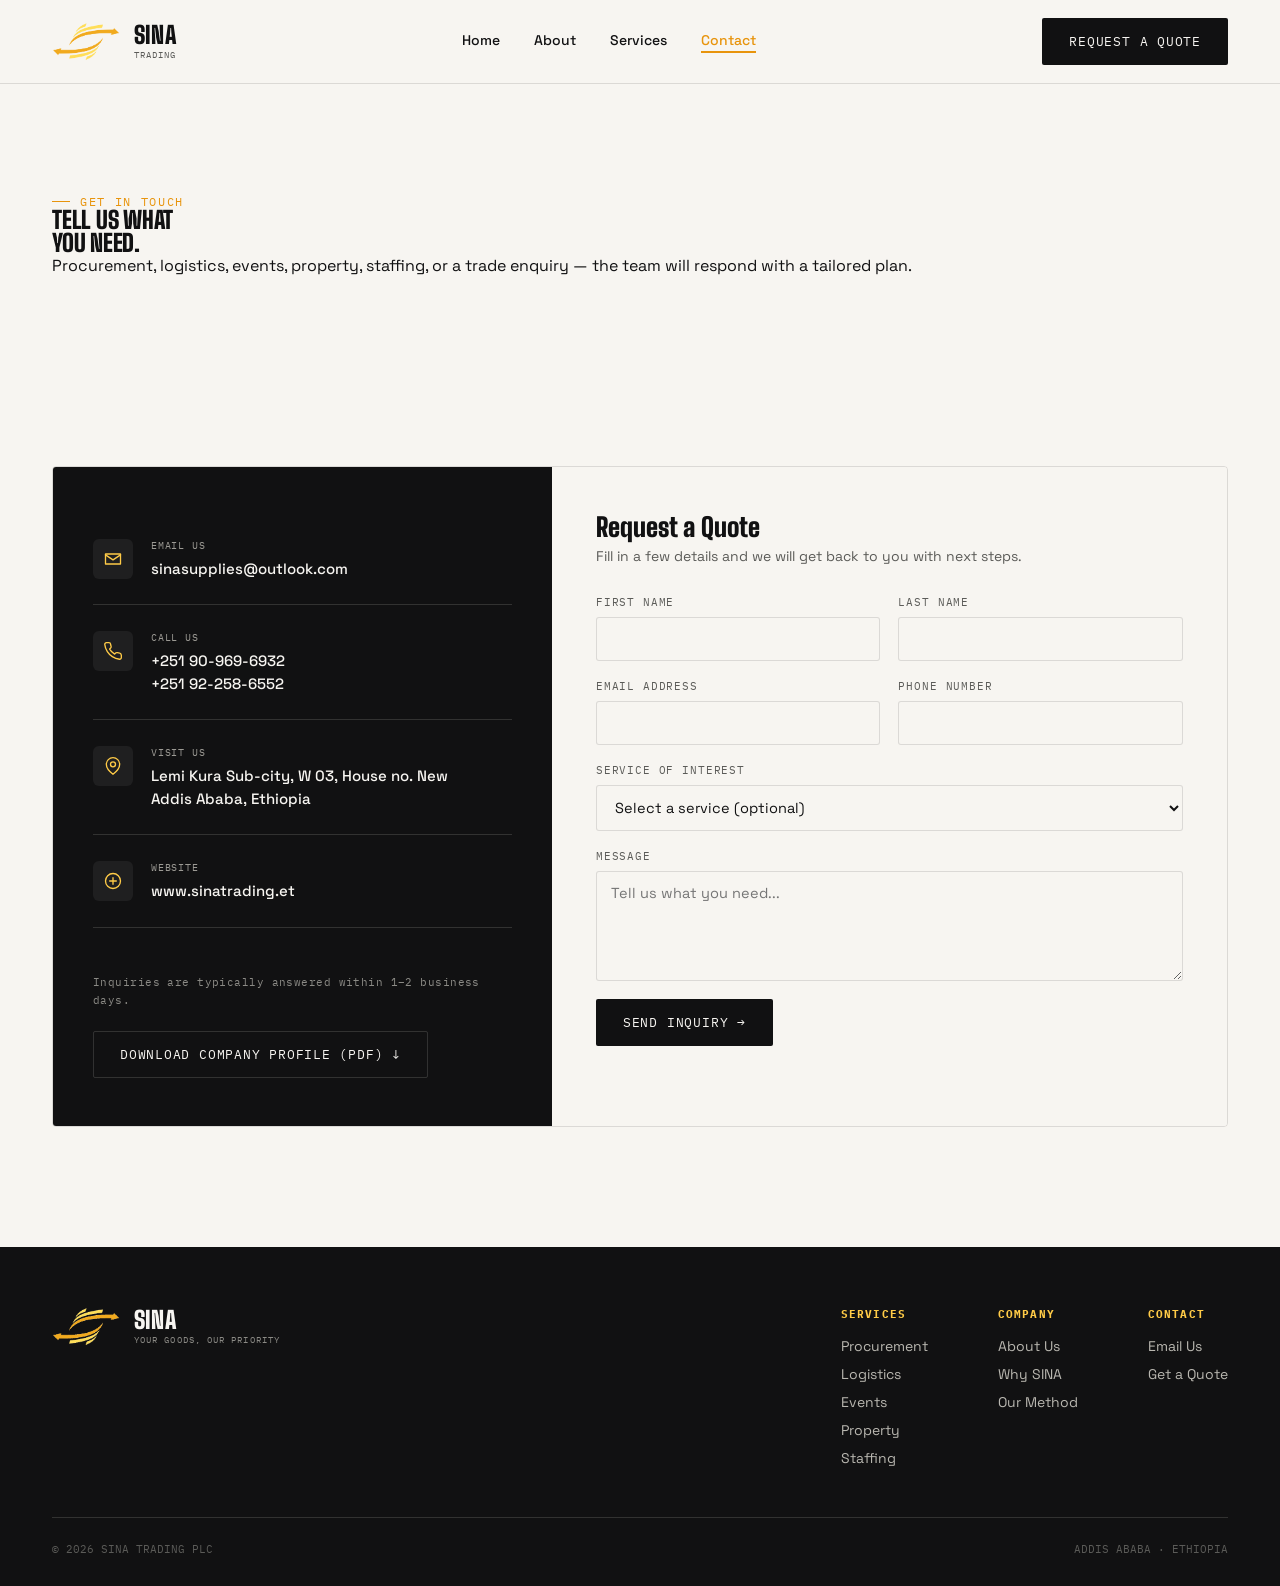
<file: contact.html>
<!DOCTYPE html>
<html lang="en">
<head>
<meta charset="UTF-8" />
<meta name="viewport" content="width=device-width, initial-scale=1.0" />
<title>Contact — SINA TRADING</title>
<link rel="preconnect" href="https://fonts.googleapis.com">
<link rel="preconnect" href="https://fonts.gstatic.com" crossorigin>
<link href="https://fonts.googleapis.com/css2?family=Big+Shoulders+Display:wght@600;700;900&family=Space+Grotesk:wght@400;500;700&family=IBM+Plex+Mono:wght@400;500;600&display=swap" rel="stylesheet">
<link rel="stylesheet" href="css/base.css?v=8">
<link rel="stylesheet" href="css/layout.css?v=8">
<link rel="stylesheet" href="css/contact.css?v=9">
</head>
<body>

<header>
  <nav>
    <a href="index.html" class="logo">
      <img class="logo-mark" src="assets/logo-icon.png" alt="SINA Supplies and Logistics" width="58" height="33">
      <div>
        <div class="logo-text">SINA</div>
        <div class="logo-sub">TRADING
        </div>
      </div>
    </a>

    <div class="nav-links" id="nav-links">
      <a href="index.html">Home</a>
      <a href="about.html">About</a>
      <a href="sectors.html">Services</a>
      <a href="contact.html" aria-current="page">Contact</a>
    </div>

    <div class="nav-cta">
      <a class="btn btn-primary" href="contact.html">Request a Quote</a>
      <button class="nav-toggle" id="nav-toggle" aria-label="Toggle menu" aria-expanded="false">
        <span></span><span></span><span></span>
      </button>
    </div>
  </nav>
</header>

<section class="page-hero">
  <div class="wrap">
    <div class="eyebrow reveal">Get In Touch</div>
    <h1 class="reveal">Tell us what<br><span class="accent">you need.</span></h1>
    <p class="lead reveal">Procurement, logistics, events, property, staffing, or a trade enquiry — the team will respond with a tailored plan.</p>
  </div>
</section>

<section class="contact-section">
  <div class="wrap">
    <div class="contact-grid reveal">

      <div class="contact-info">
        <div class="info-card">
          <div class="info-icon"><svg viewBox="0 0 24 24"><path d="M3 6h18v12H3z"/><path d="m3 7 9 6 9-6"/></svg></div>
          <div>
            <div class="info-label">Email Us</div>
            <div class="info-value"><a href="mailto:sinasupplies@outlook.com">sinasupplies@outlook.com</a></div>
          </div>
        </div>

        <div class="info-card">
          <div class="info-icon"><svg viewBox="0 0 24 24"><path d="M22 16.9v3a2 2 0 0 1-2.2 2 19.8 19.8 0 0 1-8.6-3.1 19.5 19.5 0 0 1-6-6 19.8 19.8 0 0 1-3.1-8.7A2 2 0 0 1 4.1 2h3a2 2 0 0 1 2 1.7c.1.9.3 1.8.6 2.7a2 2 0 0 1-.5 2.1L8 9.7a16 16 0 0 0 6 6l1.2-1.2a2 2 0 0 1 2.1-.5c.9.3 1.8.5 2.7.6a2 2 0 0 1 1.7 2Z"/></svg></div>
          <div>
            <div class="info-label">Call Us</div>
            <div class="info-value"><a href="tel:+251909696932">+251 90-969-6932</a><br><a href="tel:+251922586552">+251 92-258-6552</a></div>
          </div>
        </div>

        <div class="info-card">
          <div class="info-icon"><svg viewBox="0 0 24 24"><path d="M20 10c0 6-8 12-8 12s-8-6-8-12a8 8 0 0 1 16 0Z"/><circle cx="12" cy="10" r="3"/></svg></div>
          <div>
            <div class="info-label">Visit Us</div>
            <div class="info-value">Lemi Kura Sub-city, W 03, House no. New<br>Addis Ababa, Ethiopia</div>
          </div>
        </div>

        <div class="info-card">
          <div class="info-icon"><svg viewBox="0 0 24 24"><circle cx="12" cy="12" r="9"/><path d="M8 12h8M12 8v8"/></svg></div>
          <div>
            <div class="info-label">Website</div>
            <div class="info-value"><a href="https://www.sinatrading.et" target="_blank" rel="noopener">www.sinatrading.et</a></div>
          </div>
        </div>

        <div class="contact-note">
          Inquiries are typically answered within 1–2 business days.
        </div>

        <a class="btn btn-ghost-dark" href="assets/SINA-Company-Profile.pdf" download style="margin-top:20px; align-self:flex-start;">
          Download Company Profile (PDF) ↓
        </a>
      </div>

      <div class="contact-form-wrap">
        <h2>Request a Quote</h2>
        <p>Fill in a few details and we will get back to you with next steps.</p>

        <form id="contact-form">
          <div class="form-row">
            <div class="field">
              <label for="firstName">First Name</label>
              <input type="text" id="firstName" name="firstName" required>
            </div>
            <div class="field">
              <label for="lastName">Last Name</label>
              <input type="text" id="lastName" name="lastName" required>
            </div>
          </div>

          <div class="form-row">
            <div class="field">
              <label for="email">Email Address</label>
              <input type="email" id="email" name="email" required>
            </div>
            <div class="field">
              <label for="phone">Phone Number</label>
              <input type="tel" id="phone" name="phone">
            </div>
          </div>

          <div class="form-row">
            <div class="field full">
              <label for="sector">Service of Interest</label>
              <select id="sector" name="sector">
                <option value="">Select a service (optional)</option>
                <option value="Procurement & Supply">Procurement &amp; Supply</option>
                <option value="Logistics & Delivery">Logistics &amp; Delivery</option>
                <option value="Event Organizing">Event Organizing</option>
                <option value="Property Management">Property Management</option>
                <option value="Staff Recruitment & Outsourcing">Staff Recruitment &amp; Outsourcing</option>
                <option value="Additional Support">Additional Support</option>
                <option value="Trade & Supply">Trade &amp; Supply</option>
              </select>
            </div>
          </div>

          <div class="form-row">
            <div class="field full">
              <label for="message">Message</label>
              <textarea id="message" name="message" required placeholder="Tell us what you need..."></textarea>
            </div>
          </div>

          <button type="submit" class="btn btn-primary">Send Inquiry →</button>
          <div class="form-status" id="form-status"></div>
        </form>
      </div>

    </div>
  </div>
</section>

<footer>
  <div class="wrap">
    <div class="foot-top">
      <a href="index.html" class="logo">
        <img class="logo-mark" src="assets/logo-icon.png" alt="SINA Supplies and Logistics" width="58" height="33">
        <div>
          <div class="logo-text" style="color:var(--paper);">SINA</div>
          <div class="logo-sub" style="color:#8b8a85;">Your Goods, Our Priority</div>
        </div>
      </a>
      <div class="foot-cols">
        <div class="foot-col">
          <h5>Services</h5>
          <a href="sectors.html#procurement">Procurement</a>
          <a href="sectors.html#logistics">Logistics</a>
          <a href="sectors.html#events">Events</a>
          <a href="sectors.html#property">Property</a>
          <a href="sectors.html#staffing">Staffing</a>
        </div>
        <div class="foot-col">
          <h5>Company</h5>
          <a href="about.html">About Us</a>
          <a href="about.html#why">Why SINA</a>
          <a href="about.html#method">Our Method</a>
        </div>
        <div class="foot-col">
          <h5>Contact</h5>
          <a href="mailto:sinasupplies@outlook.com">Email Us</a>
          <a href="contact.html">Get a Quote</a>
        </div>
      </div>
    </div>
    <div class="foot-bottom">
      <span>© 2026 SINA TRADING PLC</span>
      <span>ADDIS ABABA · ETHIOPIA</span>
    </div>
  </div>
</footer>

<script src="js/main.js"></script>
<script src="js/contact.js"></script>
</body>
</html>
</file>
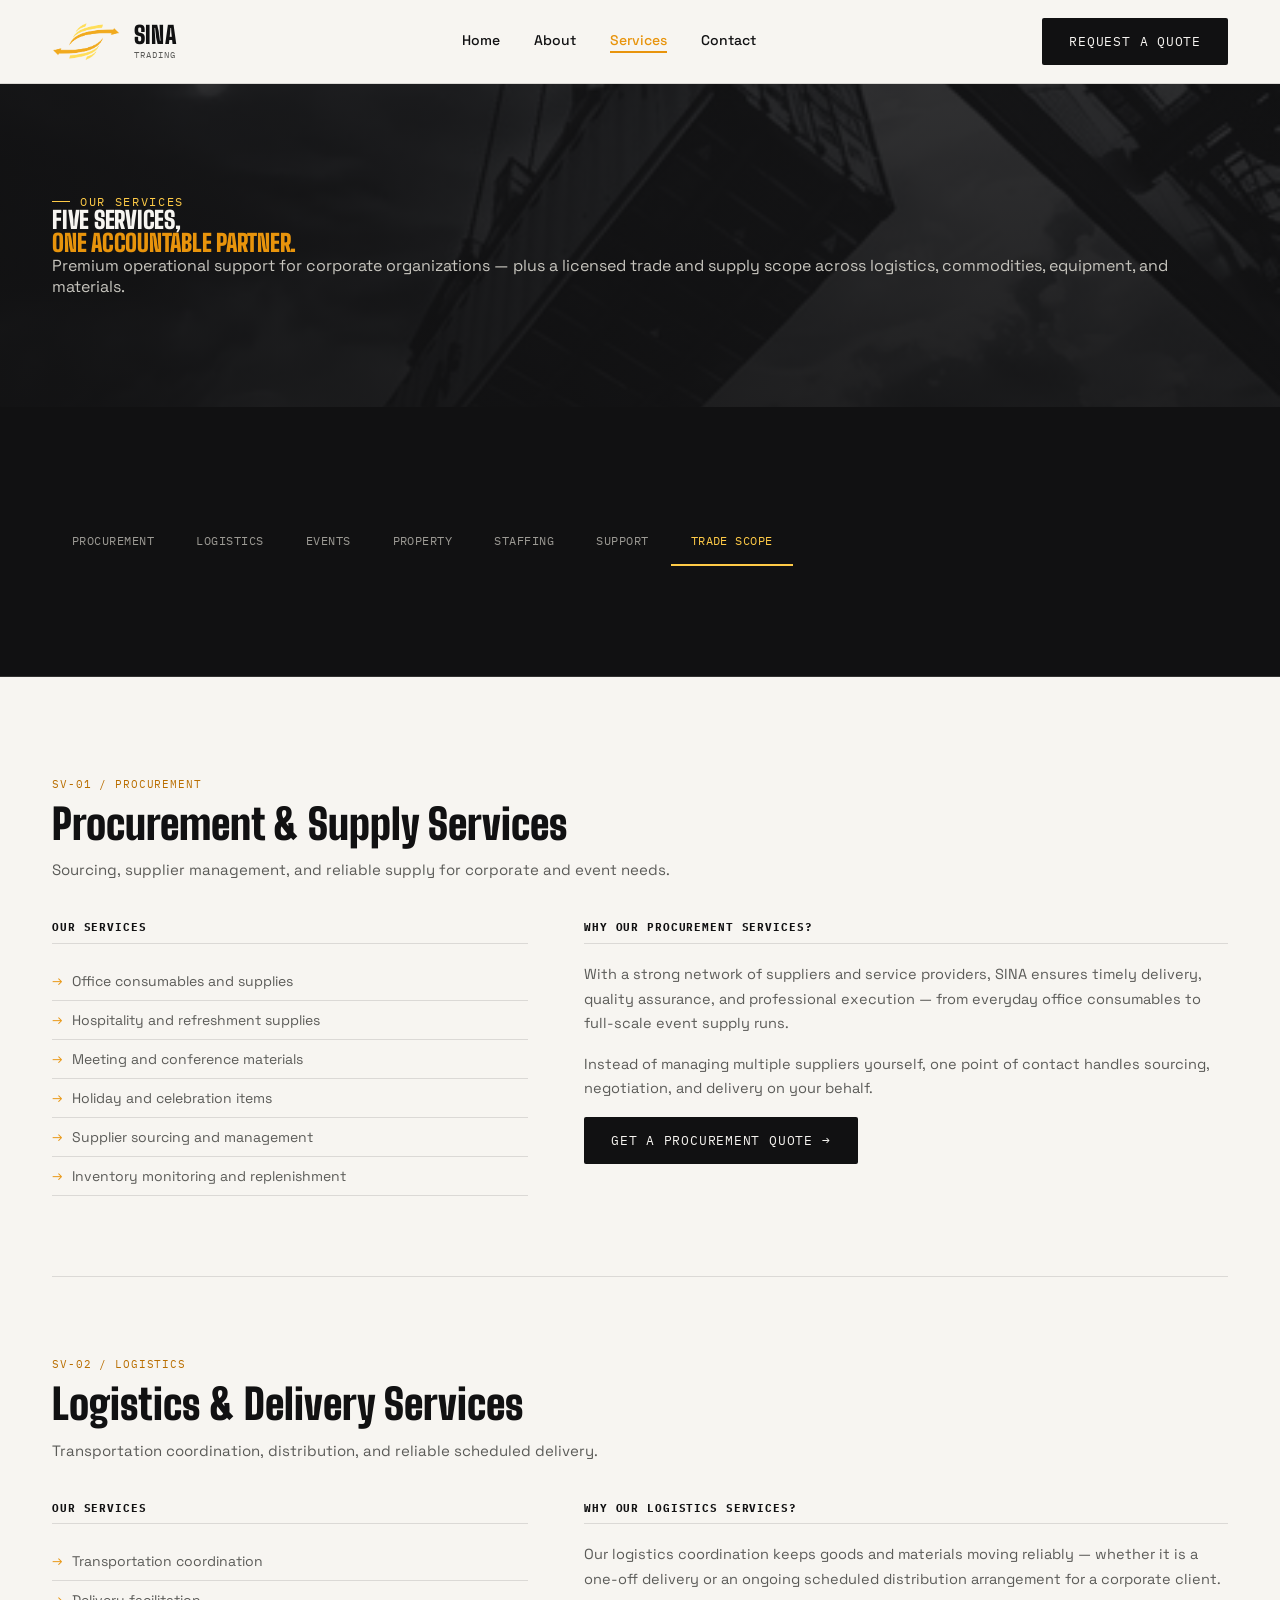
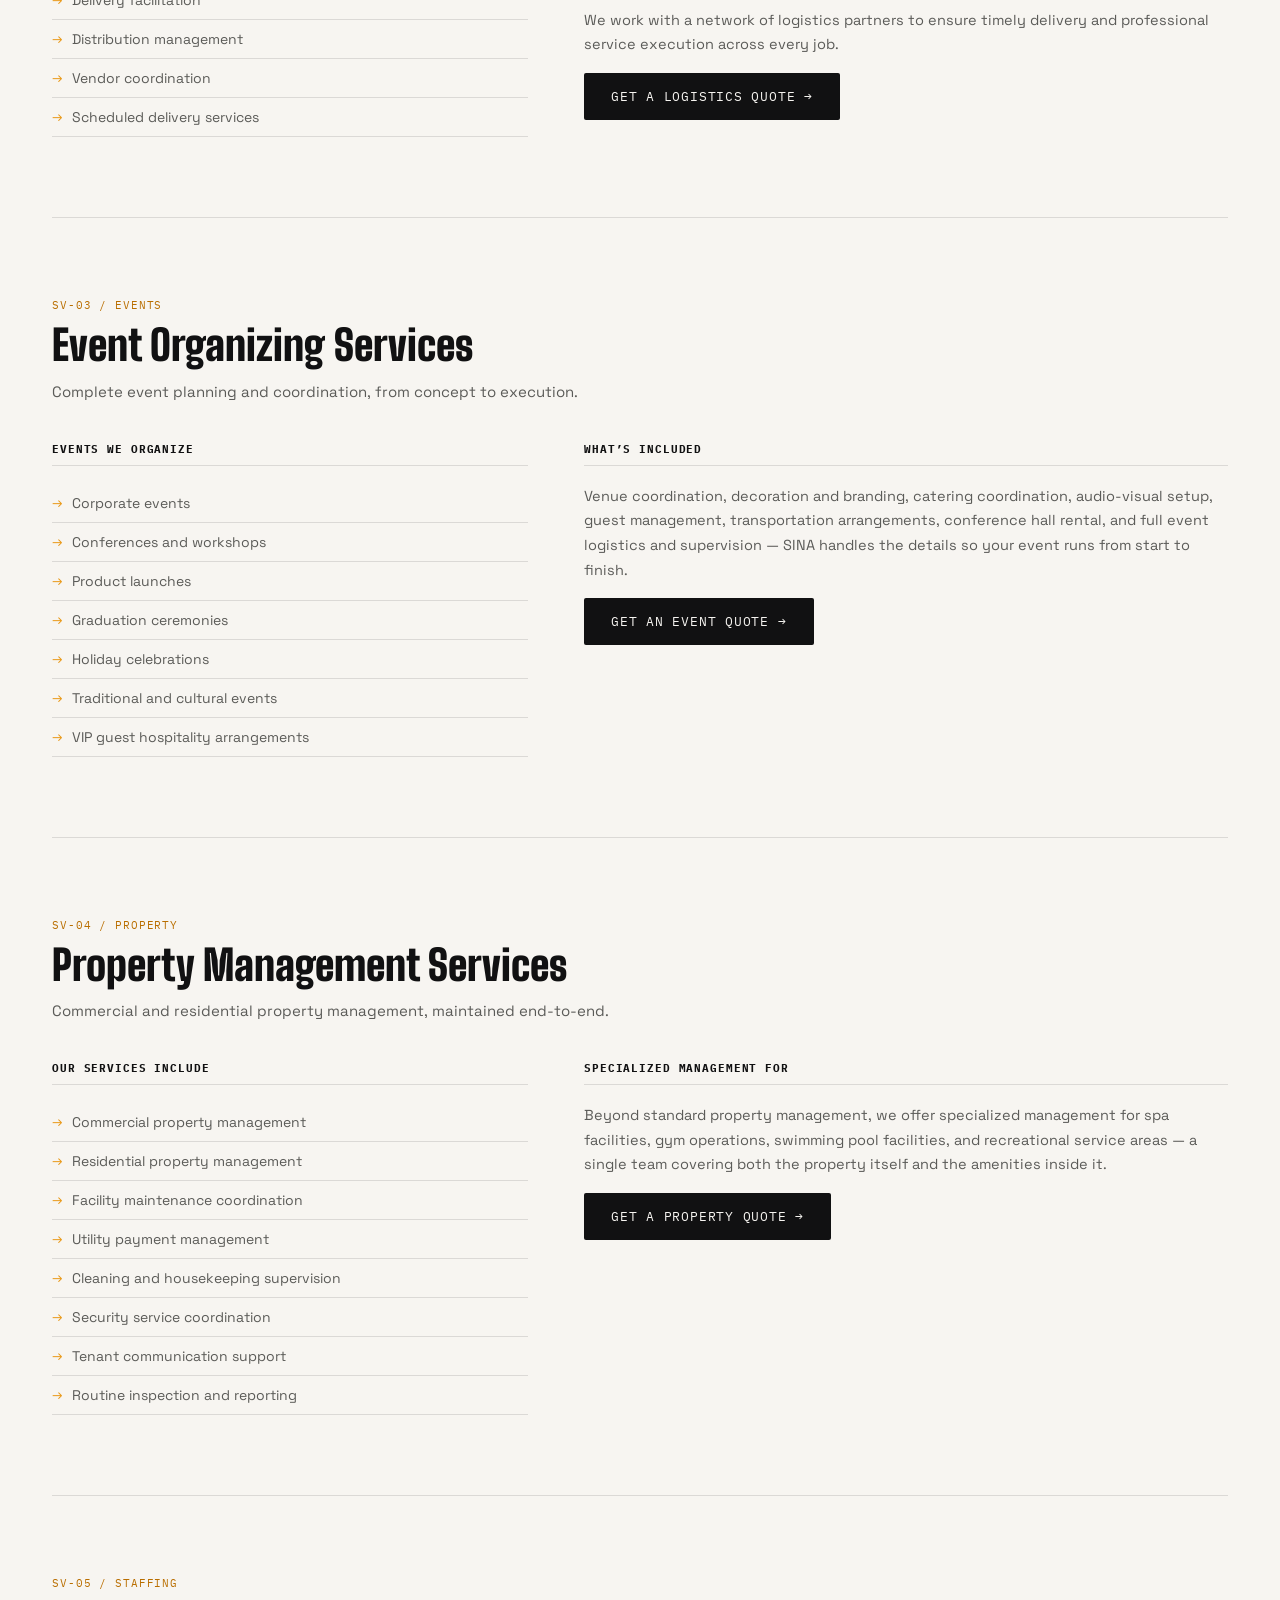
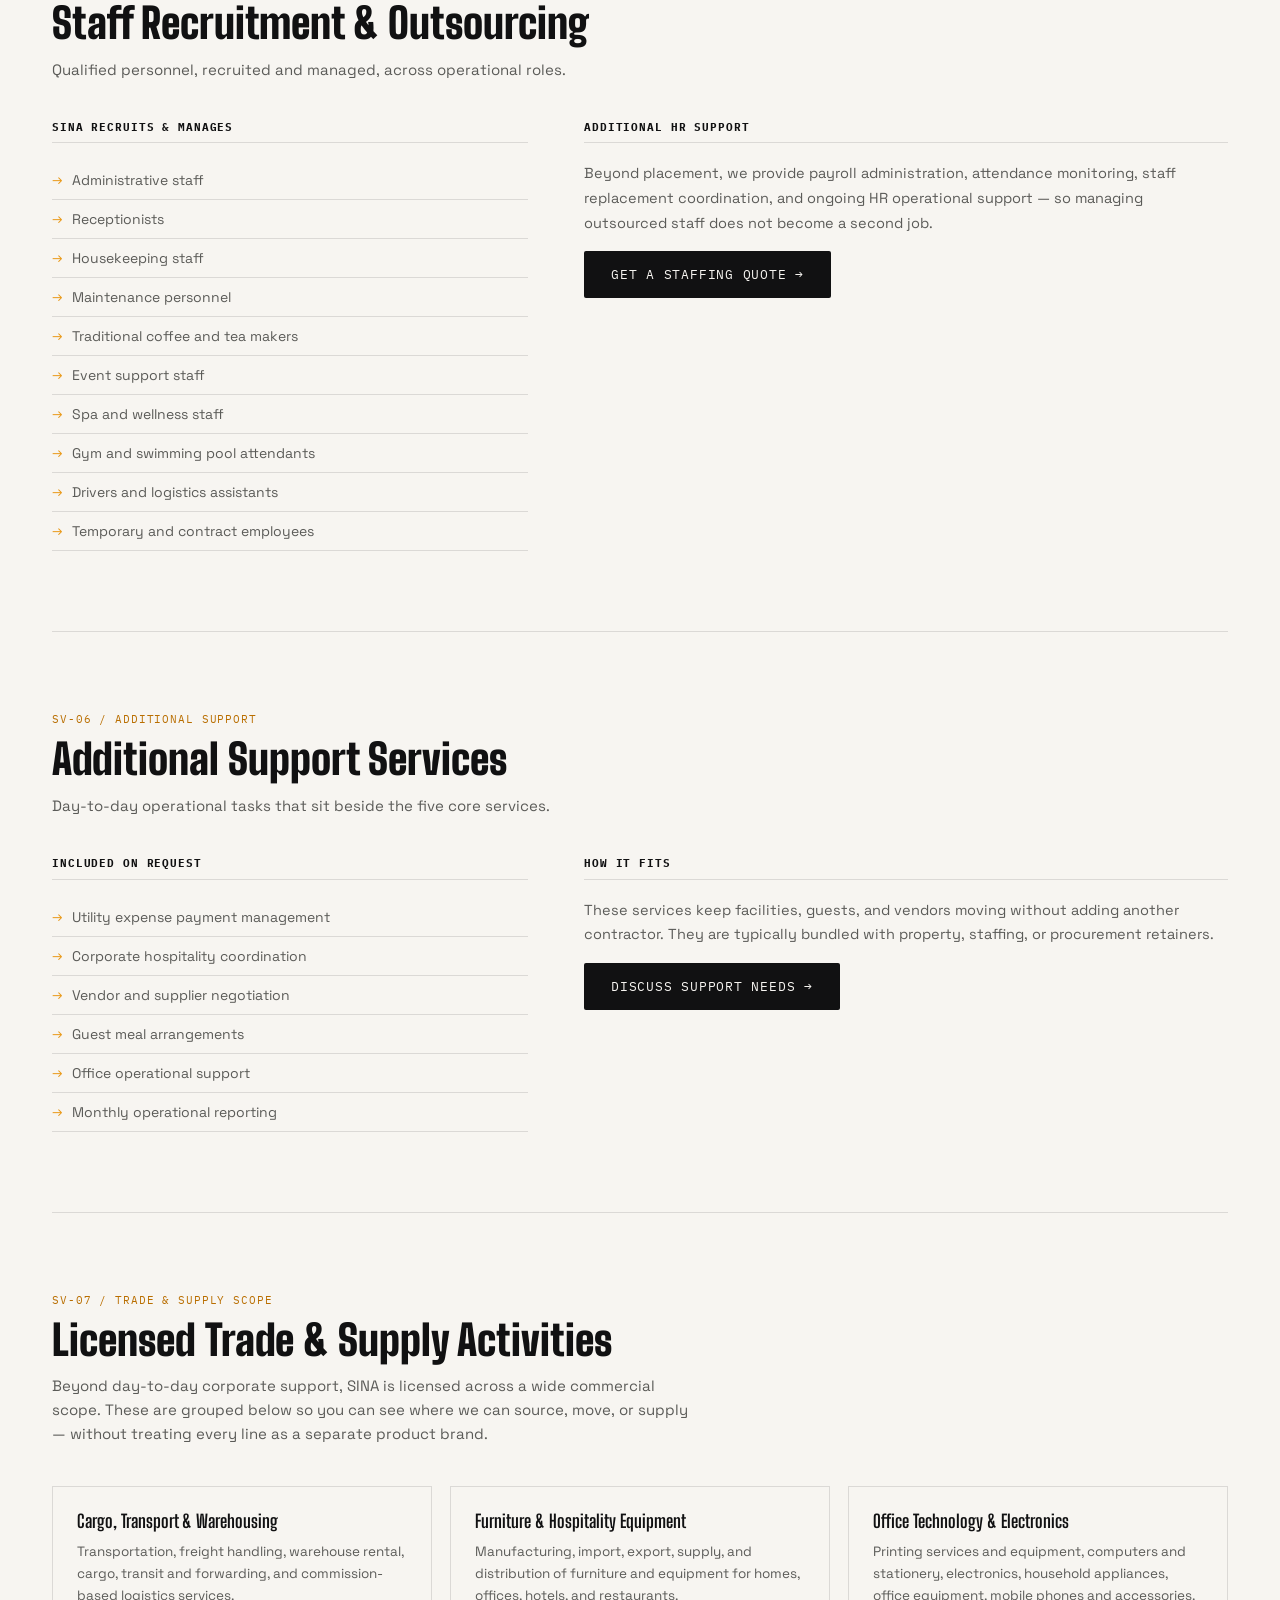
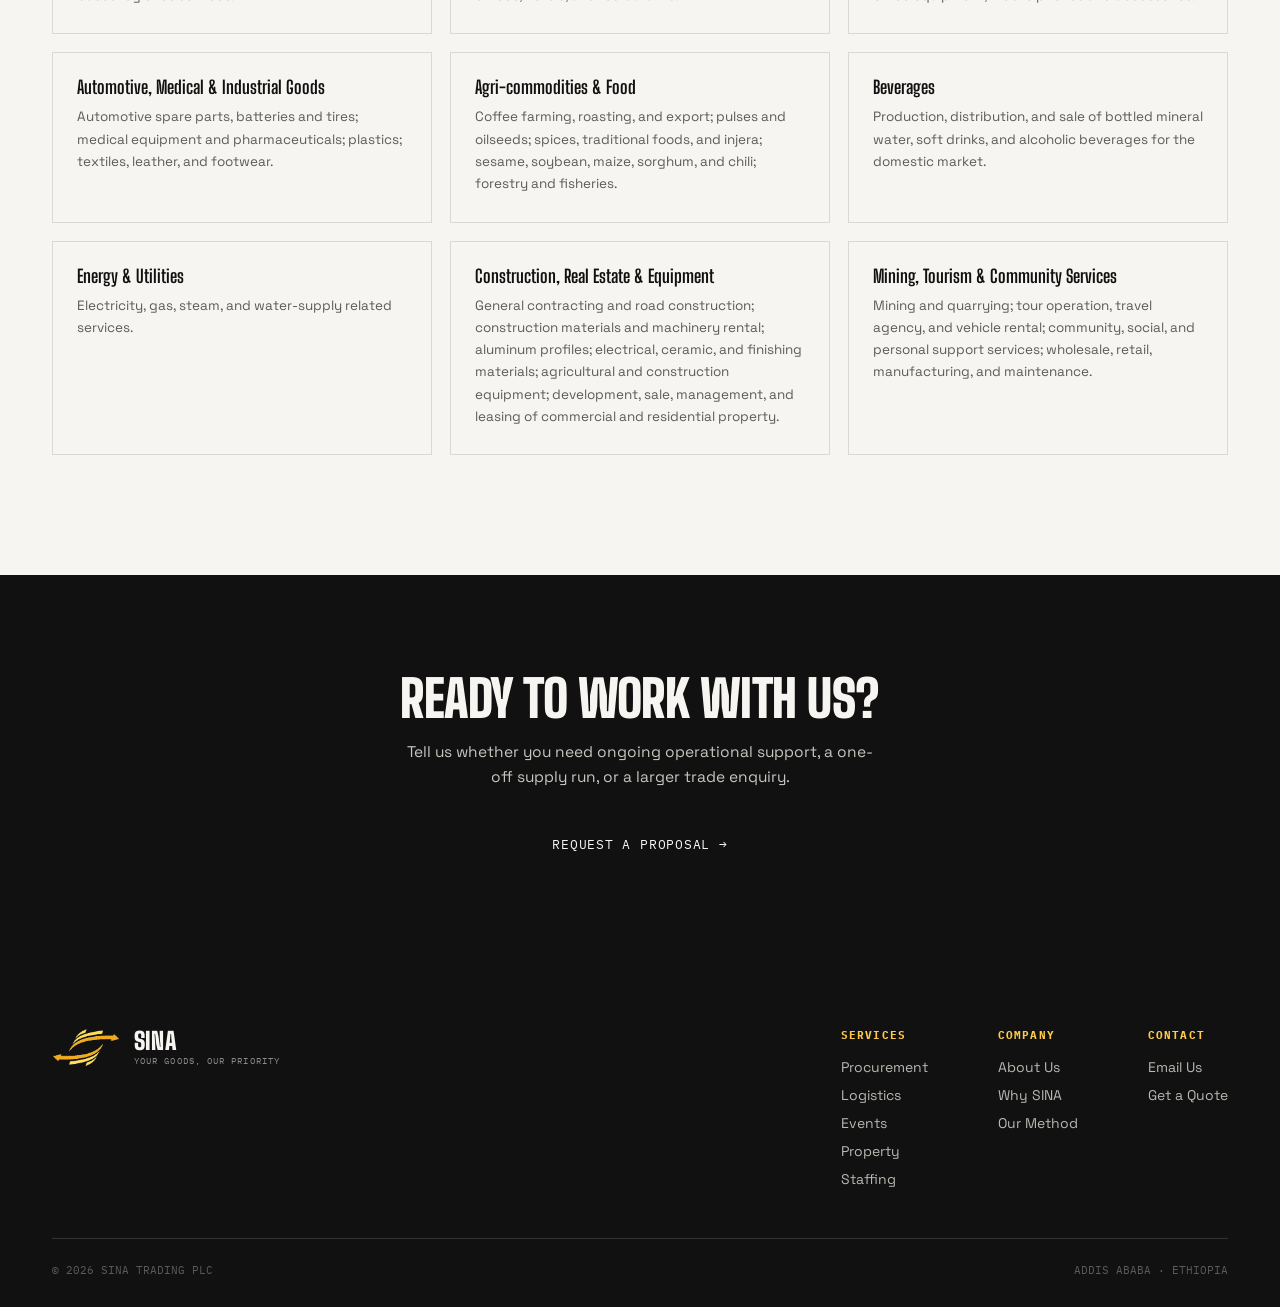
<file: sectors.html>
<!DOCTYPE html>
<html lang="en">
<head>
<meta charset="UTF-8" />
<meta name="viewport" content="width=device-width, initial-scale=1.0" />
<title>Services — SINA TRADING</title>
<link rel="preconnect" href="https://fonts.googleapis.com">
<link rel="preconnect" href="https://fonts.gstatic.com" crossorigin>
<link href="https://fonts.googleapis.com/css2?family=Big+Shoulders+Display:wght@600;700;900&family=Space+Grotesk:wght@400;500;700&family=IBM+Plex+Mono:wght@400;500;600&display=swap" rel="stylesheet">
<link rel="stylesheet" href="css/base.css?v=8">
<link rel="stylesheet" href="css/layout.css?v=8">
<link rel="stylesheet" href="css/sectors.css?v=11">
</head>
<body>

<header>
  <nav>
    <a href="index.html" class="logo">
      <img class="logo-mark" src="assets/logo-icon.png" alt="SINA Supplies and Logistics" width="58" height="33">
      <div>
        <div class="logo-text">SINA</div>
        <div class="logo-sub">TRADING</div>
      </div>
    </a>

    <div class="nav-links" id="nav-links">
      <a href="index.html">Home</a>
      <a href="about.html">About</a>
      <a href="sectors.html" aria-current="page">Services</a>
      <a href="contact.html">Contact</a>
    </div>

    <div class="nav-cta">
      <a class="btn btn-primary" href="contact.html">Request a Quote</a>
      <button class="nav-toggle" id="nav-toggle" aria-label="Toggle menu" aria-expanded="false">
        <span></span><span></span><span></span>
      </button>
    </div>
  </nav>
</header>

<section class="page-hero hero-photo">
  <div class="wrap">
    <div class="eyebrow reveal">Our Services</div>
    <h1 class="reveal">Five services,<br><span class="accent">one accountable partner.</span></h1>
    <p class="lead reveal">Premium operational support for corporate organizations — plus a licensed trade and supply scope across logistics, commodities, equipment, and materials.</p>
  </div>
</section>

<section class="sectors-nav">
  <div class="wrap">
    <div class="nav-grid reveal">
      <a href="#procurement" class="nav-item">Procurement</a>
      <a href="#logistics" class="nav-item">Logistics</a>
      <a href="#events" class="nav-item">Events</a>
      <a href="#property" class="nav-item">Property</a>
      <a href="#staffing" class="nav-item">Staffing</a>
      <a href="#support" class="nav-item">Support</a>
      <a href="#trade" class="nav-item">Trade Scope</a>
    </div>
  </div>
</section>

<section class="sectors-detail">
  <div class="wrap">

    <div class="sector-block" id="procurement">
      <div class="sector-header reveal">
        <span class="sector-code">SV-01 / PROCUREMENT</span>
        <h2>Procurement &amp; Supply Services</h2>
        <p>Sourcing, supplier management, and reliable supply for corporate and event needs.</p>
      </div>
      <div class="sector-content reveal">
        <div class="sector-services">
          <h3>Our Services</h3>
          <ul>
            <li>Office consumables and supplies</li>
            <li>Hospitality and refreshment supplies</li>
            <li>Meeting and conference materials</li>
            <li>Holiday and celebration items</li>
            <li>Supplier sourcing and management</li>
            <li>Inventory monitoring and replenishment</li>
          </ul>
        </div>
        <div class="sector-description">
          <h3>Why Our Procurement Services?</h3>
          <p>With a strong network of suppliers and service providers, SINA ensures timely delivery, quality assurance, and professional execution — from everyday office consumables to full-scale event supply runs.</p>
          <p>Instead of managing multiple suppliers yourself, one point of contact handles sourcing, negotiation, and delivery on your behalf.</p>
          <a class="btn btn-primary" href="contact.html">Get a Procurement Quote →</a>
        </div>
      </div>
    </div>

    <div class="sector-block" id="logistics">
      <div class="sector-header reveal">
        <span class="sector-code">SV-02 / LOGISTICS</span>
        <h2>Logistics &amp; Delivery Services</h2>
        <p>Transportation coordination, distribution, and reliable scheduled delivery.</p>
      </div>
      <div class="sector-content reveal">
        <div class="sector-services">
          <h3>Our Services</h3>
          <ul>
            <li>Transportation coordination</li>
            <li>Delivery facilitation</li>
            <li>Distribution management</li>
            <li>Vendor coordination</li>
            <li>Scheduled delivery services</li>
          </ul>
        </div>
        <div class="sector-description">
          <h3>Why Our Logistics Services?</h3>
          <p>Our logistics coordination keeps goods and materials moving reliably — whether it is a one-off delivery or an ongoing scheduled distribution arrangement for a corporate client.</p>
          <p>We work with a network of logistics partners to ensure timely delivery and professional service execution across every job.</p>
          <a class="btn btn-primary" href="contact.html">Get a Logistics Quote →</a>
        </div>
      </div>
    </div>

    <div class="sector-block" id="events">
      <div class="sector-header reveal">
        <span class="sector-code">SV-03 / EVENTS</span>
        <h2>Event Organizing Services</h2>
        <p>Complete event planning and coordination, from concept to execution.</p>
      </div>
      <div class="sector-content reveal">
        <div class="sector-services">
          <h3>Events We Organize</h3>
          <ul>
            <li>Corporate events</li>
            <li>Conferences and workshops</li>
            <li>Product launches</li>
            <li>Graduation ceremonies</li>
            <li>Holiday celebrations</li>
            <li>Traditional and cultural events</li>
            <li>VIP guest hospitality arrangements</li>
          </ul>
        </div>
        <div class="sector-description">
          <h3>What’s Included</h3>
          <p>Venue coordination, decoration and branding, catering coordination, audio-visual setup, guest management, transportation arrangements, conference hall rental, and full event logistics and supervision — SINA handles the details so your event runs from start to finish.</p>
          <a class="btn btn-primary" href="contact.html">Get an Event Quote →</a>
        </div>
      </div>
    </div>

    <div class="sector-block" id="property">
      <div class="sector-header reveal">
        <span class="sector-code">SV-04 / PROPERTY</span>
        <h2>Property Management Services</h2>
        <p>Commercial and residential property management, maintained end-to-end.</p>
      </div>
      <div class="sector-content reveal">
        <div class="sector-services">
          <h3>Our Services Include</h3>
          <ul>
            <li>Commercial property management</li>
            <li>Residential property management</li>
            <li>Facility maintenance coordination</li>
            <li>Utility payment management</li>
            <li>Cleaning and housekeeping supervision</li>
            <li>Security service coordination</li>
            <li>Tenant communication support</li>
            <li>Routine inspection and reporting</li>
          </ul>
        </div>
        <div class="sector-description">
          <h3>Specialized Management For</h3>
          <p>Beyond standard property management, we offer specialized management for spa facilities, gym operations, swimming pool facilities, and recreational service areas — a single team covering both the property itself and the amenities inside it.</p>
          <a class="btn btn-primary" href="contact.html">Get a Property Quote →</a>
        </div>
      </div>
    </div>

    <div class="sector-block" id="staffing">
      <div class="sector-header reveal">
        <span class="sector-code">SV-05 / STAFFING</span>
        <h2>Staff Recruitment &amp; Outsourcing</h2>
        <p>Qualified personnel, recruited and managed, across operational roles.</p>
      </div>
      <div class="sector-content reveal">
        <div class="sector-services">
          <h3>SINA Recruits &amp; Manages</h3>
          <ul>
            <li>Administrative staff</li>
            <li>Receptionists</li>
            <li>Housekeeping staff</li>
            <li>Maintenance personnel</li>
            <li>Traditional coffee and tea makers</li>
            <li>Event support staff</li>
            <li>Spa and wellness staff</li>
            <li>Gym and swimming pool attendants</li>
            <li>Drivers and logistics assistants</li>
            <li>Temporary and contract employees</li>
          </ul>
        </div>
        <div class="sector-description">
          <h3>Additional HR Support</h3>
          <p>Beyond placement, we provide payroll administration, attendance monitoring, staff replacement coordination, and ongoing HR operational support — so managing outsourced staff does not become a second job.</p>
          <a class="btn btn-primary" href="contact.html">Get a Staffing Quote →</a>
        </div>
      </div>
    </div>

    <div class="sector-block" id="support">
      <div class="sector-header reveal">
        <span class="sector-code">SV-06 / ADDITIONAL SUPPORT</span>
        <h2>Additional Support Services</h2>
        <p>Day-to-day operational tasks that sit beside the five core services.</p>
      </div>
      <div class="sector-content reveal">
        <div class="sector-services">
          <h3>Included On Request</h3>
          <ul>
            <li>Utility expense payment management</li>
            <li>Corporate hospitality coordination</li>
            <li>Vendor and supplier negotiation</li>
            <li>Guest meal arrangements</li>
            <li>Office operational support</li>
            <li>Monthly operational reporting</li>
          </ul>
        </div>
        <div class="sector-description">
          <h3>How It Fits</h3>
          <p>These services keep facilities, guests, and vendors moving without adding another contractor. They are typically bundled with property, staffing, or procurement retainers.</p>
          <a class="btn btn-primary" href="contact.html">Discuss Support Needs →</a>
        </div>
      </div>
    </div>

    <div class="sector-block" id="trade">
      <div class="sector-header reveal">
        <span class="sector-code">SV-07 / TRADE &amp; SUPPLY SCOPE</span>
        <h2>Licensed Trade &amp; Supply Activities</h2>
        <p>Beyond day-to-day corporate support, SINA is licensed across a wide commercial scope. These are grouped below so you can see where we can source, move, or supply — without treating every line as a separate product brand.</p>
      </div>

      <div class="trade-grid">
        <article class="trade-card reveal">
          <h3>Cargo, Transport &amp; Warehousing</h3>
          <p>Transportation, freight handling, warehouse rental, cargo, transit and forwarding, and commission-based logistics services.</p>
        </article>
        <article class="trade-card reveal">
          <h3>Furniture &amp; Hospitality Equipment</h3>
          <p>Manufacturing, import, export, supply, and distribution of furniture and equipment for homes, offices, hotels, and restaurants.</p>
        </article>
        <article class="trade-card reveal">
          <h3>Office Technology &amp; Electronics</h3>
          <p>Printing services and equipment, computers and stationery, electronics, household appliances, office equipment, mobile phones and accessories.</p>
        </article>
        <article class="trade-card reveal">
          <h3>Automotive, Medical &amp; Industrial Goods</h3>
          <p>Automotive spare parts, batteries and tires; medical equipment and pharmaceuticals; plastics; textiles, leather, and footwear.</p>
        </article>
        <article class="trade-card reveal">
          <h3>Agri-commodities &amp; Food</h3>
          <p>Coffee farming, roasting, and export; pulses and oilseeds; spices, traditional foods, and injera; sesame, soybean, maize, sorghum, and chili; forestry and fisheries.</p>
        </article>
        <article class="trade-card reveal">
          <h3>Beverages</h3>
          <p>Production, distribution, and sale of bottled mineral water, soft drinks, and alcoholic beverages for the domestic market.</p>
        </article>
        <article class="trade-card reveal">
          <h3>Energy &amp; Utilities</h3>
          <p>Electricity, gas, steam, and water-supply related services.</p>
        </article>
        <article class="trade-card reveal">
          <h3>Construction, Real Estate &amp; Equipment</h3>
          <p>General contracting and road construction; construction materials and machinery rental; aluminum profiles; electrical, ceramic, and finishing materials; agricultural and construction equipment; development, sale, management, and leasing of commercial and residential property.</p>
        </article>
        <article class="trade-card reveal">
          <h3>Mining, Tourism &amp; Community Services</h3>
          <p>Mining and quarrying; tour operation, travel agency, and vehicle rental; community, social, and personal support services; wholesale, retail, manufacturing, and maintenance.</p>
        </article>
      </div>
    </div>

  </div>
</section>

<section class="sectors-cta">
  <div class="wrap">
    <div class="cta-content reveal">
      <h2>Ready to Work With Us?</h2>
      <p>Tell us whether you need ongoing operational support, a one-off supply run, or a larger trade enquiry.</p>
      <a class="btn btn-primary" href="contact.html">Request a Proposal →</a>
    </div>
  </div>
</section>

<footer>
  <div class="wrap">
    <div class="foot-top">
      <a href="index.html" class="logo">
        <img class="logo-mark" src="assets/logo-icon.png" alt="SINA Supplies and Logistics" width="58" height="33">
        <div>
          <div class="logo-text" style="color:var(--paper);">SINA</div>
          <div class="logo-sub" style="color:#8b8a85;">Your Goods, Our Priority</div>
        </div>
      </a>
      <div class="foot-cols">
        <div class="foot-col">
          <h5>Services</h5>
          <a href="sectors.html#procurement">Procurement</a>
          <a href="sectors.html#logistics">Logistics</a>
          <a href="sectors.html#events">Events</a>
          <a href="sectors.html#property">Property</a>
          <a href="sectors.html#staffing">Staffing</a>
        </div>
        <div class="foot-col">
          <h5>Company</h5>
          <a href="about.html">About Us</a>
          <a href="about.html#why">Why SINA</a>
          <a href="about.html#method">Our Method</a>
        </div>
        <div class="foot-col">
          <h5>Contact</h5>
          <a href="mailto:sinasupplies@outlook.com">Email Us</a>
          <a href="contact.html">Get a Quote</a>
        </div>
      </div>
    </div>
    <div class="foot-bottom">
      <span>© 2026 SINA TRADING PLC</span>
      <span>ADDIS ABABA · ETHIOPIA</span>
    </div>
  </div>
</footer>

<script src="js/main.js"></script>
<script src="js/sectors.js"></script>
</body>
</html>
</file>
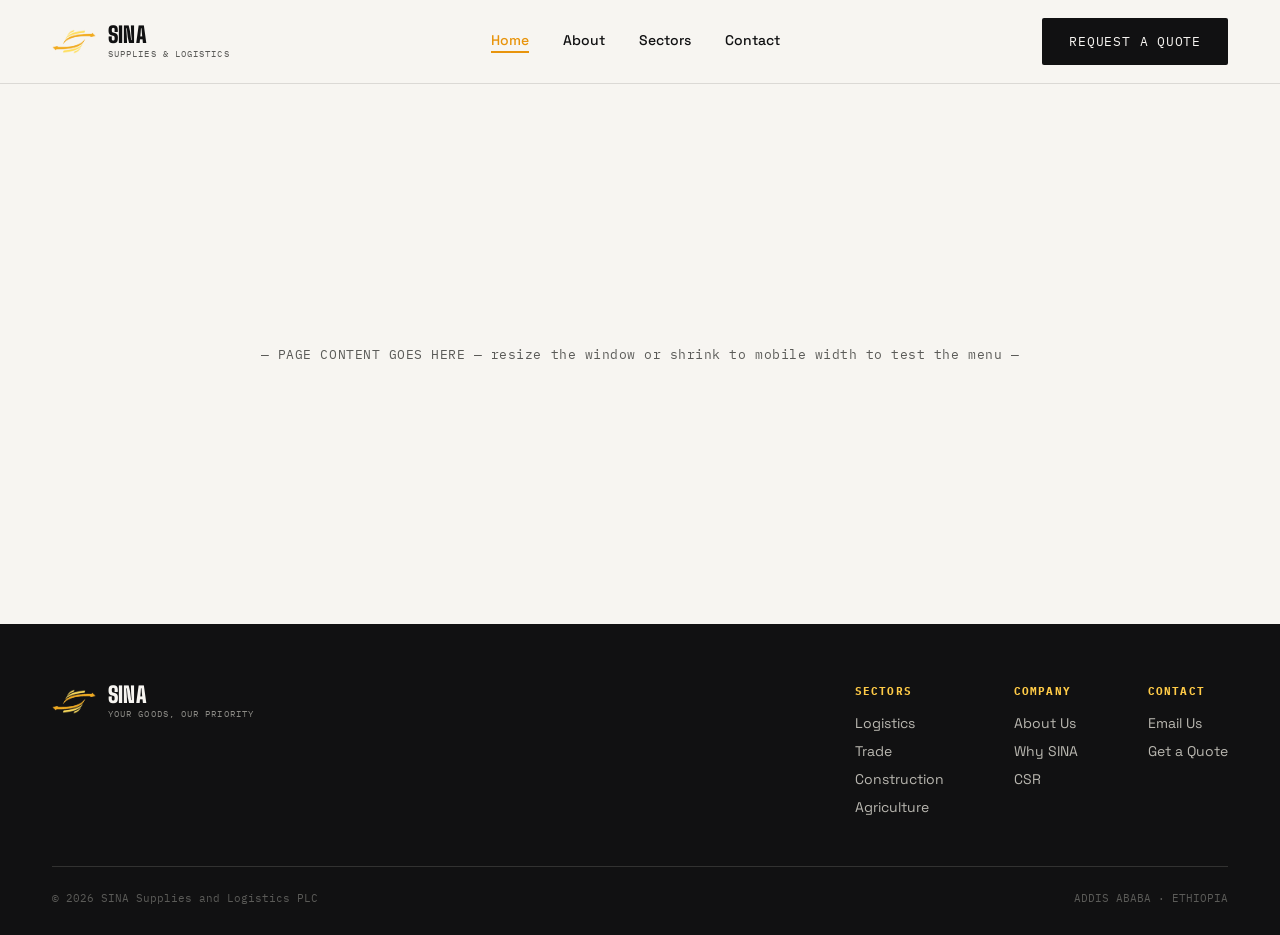
<file: sina-web-section1-nav-footer (1)/sina-web/nav-footer-preview.html>
<!DOCTYPE html>
<html lang="en">
<head>
<meta charset="UTF-8" />
<meta name="viewport" content="width=device-width, initial-scale=1.0" />
<title>SINA — Nav &amp; Footer Preview</title>
<link rel="preconnect" href="https://fonts.googleapis.com">
<link rel="preconnect" href="https://fonts.gstatic.com" crossorigin>
<link href="https://fonts.googleapis.com/css2?family=Big+Shoulders+Display:wght@600;700;900&family=Space+Grotesk:wght@400;500;700&family=IBM+Plex+Mono:wght@400;500;600&display=swap" rel="stylesheet">
<link rel="stylesheet" href="css/base.css">
<link rel="stylesheet" href="css/layout.css">
<style>
  .placeholder{
    min-height:60vh;
    display:flex; align-items:center; justify-content:center;
    text-align:center;
    padding:80px 32px;
  }
  .placeholder p{ font-family:var(--mono); color:var(--slate); font-size:13px; letter-spacing:0.04em; }
</style>
</head>
<body>

<header>
  <nav>
    <a href="index.html" class="logo">
      <img class="logo-mark" src="assets/logo-icon.png" alt="SINA Supplies and Logistics" width="44" height="25">
      <div>
        <div class="logo-text">SINA</div>
        <div class="logo-sub">Supplies &amp; Logistics</div>
      </div>
    </a>

    <div class="nav-links" id="nav-links">
      <a href="index.html" aria-current="page">Home</a>
      <a href="about.html">About</a>
      <a href="sectors.html">Sectors</a>
      <a href="contact.html">Contact</a>
    </div>

    <div class="nav-cta">
      <a class="btn btn-primary" href="contact.html">Request a Quote</a>
      <button class="nav-toggle" id="nav-toggle" aria-label="Toggle menu" aria-expanded="false">
        <span></span><span></span><span></span>
      </button>
    </div>
  </nav>
</header>

<div class="placeholder">
  <p>— PAGE CONTENT GOES HERE — resize the window or shrink to mobile width to test the menu —</p>
</div>

<footer>
  <div class="wrap">
    <div class="foot-top">
      <a href="index.html" class="logo">
        <img class="logo-mark" src="assets/logo-icon.png" alt="SINA Supplies and Logistics" width="44" height="25">
        <div>
          <div class="logo-text" style="color:var(--paper);">SINA</div>
          <div class="logo-sub" style="color:#8b8a85;">Your Goods, Our Priority</div>
        </div>
      </a>
      <div class="foot-cols">
        <div class="foot-col">
          <h5>Sectors</h5>
          <a href="sectors.html">Logistics</a>
          <a href="sectors.html">Trade</a>
          <a href="sectors.html">Construction</a>
          <a href="sectors.html">Agriculture</a>
        </div>
        <div class="foot-col">
          <h5>Company</h5>
          <a href="about.html">About Us</a>
          <a href="about.html#why">Why SINA</a>
          <a href="about.html#csr">CSR</a>
        </div>
        <div class="foot-col">
          <h5>Contact</h5>
          <a href="mailto:sinasupplies@outlook.com">Email Us</a>
          <a href="contact.html">Get a Quote</a>
        </div>
      </div>
    </div>
    <div class="foot-bottom">
      <span>© 2026 SINA Supplies and Logistics PLC</span>
      <span>ADDIS ABABA · ETHIOPIA</span>
    </div>
  </div>
</footer>

<script src="js/main.js"></script>
</body>
</html>
</file>
<file: css/base.css>
:root{
  --ink:#111112;
  --ink-soft:#1c1c1e;
  --paper:#F7F5F1;
  --paper-dim:#EFECE5;
  --amber:#E8940C;
  --gold:#FFCB47;
  --rust:#B96E00;
  --slate:#5B5B58;
  --line: rgba(17,17,18,0.12);
  --line-dark: rgba(247,245,241,0.14);
  --display: 'Big Shoulders Display', sans-serif;
  --body: 'Space Grotesk', sans-serif;
  --mono: 'IBM Plex Mono', monospace;
  --maxw: 1240px;
}

*{ box-sizing:border-box; margin:0; padding:0; }
html{ scroll-behavior:smooth; }
body{
  background:var(--paper);
  color:var(--ink);
  font-family:var(--body);
  -webkit-font-smoothing:antialiased;
}
a{ color:inherit; text-decoration:none; }
img{ max-width:100%; display:block; }
.wrap{ max-width:var(--maxw); margin:0 auto; padding:0 32px; }

h1,h2,h3{ font-family:var(--display); font-weight:900; letter-spacing:-0.01em; line-height:0.95; text-transform:uppercase; }

.eyebrow{
  font-family:var(--mono);
  font-size:12px;
  letter-spacing:0.14em;
  text-transform:uppercase;
  color:var(--amber);
  display:flex;
  align-items:center;
  gap:10px;
}
.eyebrow::before{
  content:"";
  width:18px; height:1px;
  background:var(--amber);
  display:inline-block;
}

.inline-link{ color:var(--rust); border-bottom:1px solid rgba(185,110,0,0.4); }
.inline-link:hover{ border-bottom-color:var(--rust); }

.btn{
  font-family:var(--mono);
  font-size:13px;
  letter-spacing:0.06em;
  text-transform:uppercase;
  padding:14px 26px;
  border-radius:2px;
  display:inline-flex;
  align-items:center;
  gap:10px;
  transition:all .2s ease;
  cursor:pointer;
  border:1px solid transparent;
}
.btn-primary{ background:var(--ink); color:var(--paper); }
.btn-primary:hover{ background:var(--amber); color:var(--ink); }
.btn-ghost{ border-color:var(--line); color:var(--ink); }
.btn-ghost:hover{ border-color:var(--ink); }
.btn-ghost-dark{ border-color:var(--line-dark); color:var(--paper); }
.btn-ghost-dark:hover{ border-color:var(--gold); color:var(--gold); }

section{ padding:110px 0; }
.section-head{
  display:flex; justify-content:space-between; align-items:flex-end;
  margin-bottom:56px; gap:40px; flex-wrap:wrap;
}
.section-head h2{ font-size:clamp(32px,4vw,52px); }
.section-head p{ color:var(--slate); max-width:380px; font-size:15px; line-height:1.6; }

.reveal{ opacity:0; transform:translateY(18px); transition:opacity .6s ease, transform .6s ease; }
.reveal.in{ opacity:1; transform:translateY(0); }

@media (prefers-reduced-motion:reduce){
  .reveal{ opacity:1; transform:none; transition:none; }
}
</file>
<file: css/layout.css>
/* ===== HEADER / NAV ===== */
header{
  position:sticky; top:0; z-index:100;
  background:rgba(247,245,241,0.92);
  backdrop-filter:blur(8px);
  border-bottom:1px solid var(--line);
}
nav{
  max-width:var(--maxw); margin:0 auto; padding:18px 32px;
  display:flex; align-items:center; justify-content:space-between;
}
.logo{ display:flex; align-items:center; gap:14px; }
.logo-mark{ width:68px; height:auto; flex-shrink:0; }
.logo-text{ font-family:var(--display); font-weight:900; font-size:24px; line-height:1; letter-spacing:0.01em; }
.logo-sub{ font-family:var(--mono); font-size:9px; letter-spacing:0.12em; color:var(--slate); text-transform:uppercase; margin-top:2px; }

.nav-links{ display:flex; gap:34px; font-size:14px; font-weight:500; }
.nav-links a{ position:relative; padding-bottom:4px; }
.nav-links a::after{
  content:""; position:absolute; left:0; bottom:0; width:0; height:1.5px; background:var(--amber);
  transition:width .25s ease;
}
.nav-links a:hover::after,
.nav-links a[aria-current="page"]::after{ width:100%; }
.nav-links a[aria-current="page"]{ color:var(--amber); }

.nav-cta{ display:flex; align-items:center; gap:20px; }

.nav-toggle{
  display:none;
  background:none; border:none; cursor:pointer;
  width:34px; height:34px; flex-direction:column; justify-content:center; gap:5px;
}
.nav-toggle span{ height:2px; background:var(--ink); border-radius:2px; }

@media(max-width:900px){
  .nav-links{
    position:fixed; top:71px; left:0; right:0; bottom:0;
    background:var(--paper);
    flex-direction:column; gap:0;
    transform:translateX(100%);
    transition:transform .3s ease;
    padding:20px 32px;
    overflow-y:auto;
  }
  .nav-links.open{ transform:translateX(0); }
  .nav-links a{ padding:18px 0; border-bottom:1px solid var(--line); font-size:18px; }
  .nav-toggle{ display:flex; }
  .nav-cta .btn-primary{ padding:10px 16px; font-size:11px; }
}

/* ===== FOOTER ===== */
footer{ background:var(--ink); color:var(--paper); padding:60px 0 30px; }
.foot-top{
  display:flex; justify-content:space-between; align-items:flex-start;
  padding-bottom:40px; border-bottom:1px solid var(--line-dark);
  flex-wrap:wrap; gap:30px;
}
.foot-cols{ display:flex; gap:70px; flex-wrap:wrap; }
.foot-col h5{
  font-family:var(--mono); font-size:11px; letter-spacing:0.1em; text-transform:uppercase; color:var(--gold); margin-bottom:16px;
}
.foot-col a{ display:block; font-size:14px; color:#B9B7B0; margin-bottom:10px; }
.foot-col a:hover{ color:var(--paper); }
.foot-bottom{
  display:flex; justify-content:space-between; padding-top:24px; font-family:var(--mono); font-size:11px; color:var(--slate);
  flex-wrap:wrap; gap:10px;
}
</file>
<file: css/home.css>
/* ===== HERO ===== */
.hero{
  position:relative;
  padding:90px 0 0;
  overflow:hidden;
  background:
    linear-gradient(180deg, rgba(17,17,18,0.88), rgba(17,17,18,0.94)),
    url("../assets/boardroom-bw.png") center 30% / cover no-repeat;
  color:var(--paper);
}
.hero .eyebrow{ color:var(--gold); }
.hero .eyebrow::before{ background:var(--gold); }
.hero h1{ color:var(--paper); }
.hero p.lead{ color:#C7C5BE; }
.hero-grid{
  display:grid;
  grid-template-columns:1.15fr 0.85fr;
  gap:40px;
  align-items:center;
}
.hero h1{
  font-size:clamp(48px, 6.4vw, 92px);
  margin:18px 0 22px;
}
.hero h1 .accent{ color:var(--amber); }
.hero p.lead{
  font-size:17px;
  color:var(--slate);
  max-width:480px;
  line-height:1.6;
  margin-bottom:34px;
}
.hero-actions{ display:flex; gap:14px; flex-wrap:wrap; margin-bottom:20px; }

@media(max-width:900px){
  .hero-grid{ grid-template-columns:1fr; }
  .hero{ padding-top:60px; }
}

/* animated route graphic */
.route-panel{
  position:relative;
  aspect-ratio: 1/1;
  max-width:460px;
  margin-left:auto;
}
.route-panel svg{ width:100%; height:100%; }
.route-line{
  fill:none;
  stroke:var(--paper);
  stroke-width:1.4;
  stroke-dasharray:6 6;
  opacity:0.3;
}
.route-line.hot{
  stroke:var(--amber);
  stroke-width:2.2;
  stroke-dasharray:1000;
  opacity:1;
  stroke-dashoffset:1000;
  animation:draw 3.2s ease-in-out infinite;
}
@keyframes draw{
  0%{ stroke-dashoffset:1000; }
  55%{ stroke-dashoffset:0; }
  100%{ stroke-dashoffset:-1000; }
}
.node{ fill:var(--paper); }
.node.origin{ fill:var(--amber); }
.node-label{
  font-family:var(--mono);
  font-size:9px;
  fill:var(--paper);
  letter-spacing:0.04em;
  opacity:0.85;
}

@media(max-width:900px){
  .route-panel{ max-width:340px; margin:0 auto; }
}

/* ===== DEPARTURE BOARD TICKER (signature element) ===== */
.board{
  background:var(--ink);
  color:var(--paper);
  margin-top:70px;
  border-top:1px solid var(--line-dark);
  border-bottom:1px solid var(--line-dark);
  overflow:hidden;
  position:relative;
}
.board-inner{ display:flex; align-items:center; }
.board-label{
  flex:0 0 auto;
  font-family:var(--mono);
  font-size:11px;
  letter-spacing:0.1em;
  text-transform:uppercase;
  color:var(--gold);
  padding:16px 24px;
  border-right:1px solid var(--line-dark);
  white-space:nowrap;
  background:var(--ink);
  z-index:2;
}
.board-track{
  display:flex;
  animation:scroll 32s linear infinite;
  white-space:nowrap;
}
.board:hover .board-track{ animation-play-state:paused; }
.board-item{
  display:flex;
  align-items:baseline;
  gap:14px;
  padding:16px 40px;
  font-family:var(--mono);
  font-size:13px;
  letter-spacing:0.03em;
  border-right:1px solid var(--line-dark);
}
.board-item .code{ color:var(--amber); font-weight:600; }
.board-item .status{ color:var(--slate); font-size:11px; text-transform:uppercase; }
@keyframes scroll{
  0%{ transform:translateX(0); }
  100%{ transform:translateX(-50%); }
}


/* ===== CAPABILITIES STRIP ===== */
.cap-strip{
  background:var(--ink);
  color:var(--paper);
  padding:90px 0;
}
.cap-strip .eyebrow{ color:var(--gold); margin-bottom:16px; }
.cap-strip .eyebrow::before{ background:var(--gold); }
.cap-strip-grid{
  display:grid;
  grid-template-columns:1fr 1fr;
  gap:50px;
  align-items:center;
}
.cap-strip h2{ font-size:clamp(28px,3.4vw,44px); }
.cap-strip p{
  color:#C7C5BE;
  font-size:15px;
  line-height:1.75;
  margin-bottom:26px;
}
@media(max-width:900px){ .cap-strip-grid{ grid-template-columns:1fr; gap:28px; } }
</file>
<file: css/overview.css>
/* ===== OVERVIEW SECTION — cover-page motif ===== */
.overview{
  position:relative;
  background:var(--ink);
  color:var(--paper);
  overflow:hidden;
  padding:120px 0;
}

/* diagonal color blocks, echoing the company profile cover */
.diag-block{
  position:absolute;
  z-index:0;
}
.diag-block.amber{
  background:var(--amber);
  width:520px; height:520px;
  right:-120px; top:-160px;
  clip-path: polygon(30% 0%, 100% 0%, 100% 70%, 70% 100%, 0% 100%, 0% 30%);
  opacity:0.9;
}
.diag-block.gold{
  background:var(--gold);
  width:360px; height:360px;
  right:60px; bottom:-140px;
  clip-path: polygon(20% 0%, 100% 0%, 100% 80%, 80% 100%, 0% 100%, 0% 20%);
  opacity:0.85;
}

.overview-grid{
  position:relative;
  z-index:1;
  display:grid;
  grid-template-columns: 1fr 0.9fr;
  gap:60px;
  align-items:center;
}

.overview-copy .eyebrow{ color:var(--gold); }
.overview-copy .eyebrow::before{ background:var(--gold); }
.overview-copy h2{
  font-size:clamp(30px,3.6vw,46px);
  margin:18px 0 22px;
  text-transform:none;
  letter-spacing:0;
}
.overview-copy p{
  color:#C7C5BE;
  font-size:15.5px;
  line-height:1.75;
  max-width:480px;
  margin-bottom:28px;
}

/* diamond-framed photo, matching the cover page treatment */
.diamond-frame{
  position:relative;
  width:100%;
  max-width:420px;
  aspect-ratio:1/1;
  margin:0 auto;
  transform:rotate(45deg);
  overflow:hidden;
  border-radius:18px;
  border:4px solid var(--paper);
  box-shadow: 0 30px 60px rgba(0,0,0,0.45);
}
.diamond-frame img{
  position:absolute;
  top:50%; left:50%;
  width:145%; height:145%;
  max-width:none;
  transform:translate(-50%,-50%) rotate(-45deg);
  object-fit:cover;
}

@media(max-width:900px){
  .overview-grid{ grid-template-columns:1fr; }
  .diamond-frame{ max-width:280px; }
  .overview{ padding:80px 0; }
}
</file>
<file: css/stats.css>
/* ===== STATS SECTION ===== */
.stats{
  padding:0;
  border-bottom:1px solid var(--line);
}
.stats-grid{
  display:grid;
  grid-template-columns:repeat(4, 1fr);
  border-top:1px solid var(--line);
  border-left:1px solid var(--line);
}
.stat-cell{
  border-right:1px solid var(--line);
  padding:56px 34px;
  position:relative;
  transition:background .25s ease;
}
.stat-cell:hover{ background:var(--paper-dim); }
.stat-number{
  font-family:var(--display);
  font-weight:900;
  font-size:clamp(48px, 5.4vw, 76px);
  line-height:0.9;
  color:var(--ink);
  margin-bottom:6px;
}
.stat-number .accent{ color:var(--amber); }
.stat-rule{
  width:36px; height:2px;
  background:var(--amber);
  margin:14px 0 18px;
}
.stat-label{
  font-family:var(--body);
  font-weight:700;
  font-size:15px;
  margin-bottom:8px;
  text-transform:uppercase;
  letter-spacing:0.02em;
}
.stat-desc{
  font-size:13px;
  color:var(--slate);
  line-height:1.55;
}

@media(max-width:900px){
  .stats-grid{ grid-template-columns:1fr 1fr; }
}
@media(max-width:560px){
  .stats-grid{ grid-template-columns:1fr; }
}
</file>
<file: css/sectors-preview.css>
/* ===== SECTORS PREVIEW GRID — v2, more dynamic ===== */
.sectors-preview{
  padding:130px 0;
  position:relative;
  background:
    repeating-linear-gradient(135deg, rgba(17,17,18,0.025) 0px, rgba(17,17,18,0.025) 1px, transparent 1px, transparent 34px);
  overflow:hidden;
}
.sectors-preview .section-head{ position:relative; z-index:1; }
.sectors-preview .section-head h2{
  position:relative;
}
.ghost-numeral{
  position:absolute;
  top:-90px; left:-10px;
  font-family:var(--display);
  font-weight:900;
  font-size:280px;
  line-height:1;
  color:transparent;
  -webkit-text-stroke:1.5px rgba(17,17,18,0.08);
  z-index:0;
  pointer-events:none;
  user-select:none;
}
@media(max-width:900px){ .ghost-numeral{ font-size:160px; top:-40px; } }

.sp-grid{
  position:relative;
  z-index:1;
  display:grid;
  grid-template-columns:repeat(5, 1fr);
  gap:2px;
  background:var(--ink);
  border:2px solid var(--ink);
}
.sp-card{
  background:var(--paper);
  padding:38px 30px 32px;
  position:relative;
  overflow:hidden;
  display:flex;
  flex-direction:column;
  min-height:270px;
  transition:background .35s ease, color .35s ease, transform .3s ease;
  cursor:pointer;
}
.sp-card::before{
  content:"";
  position:absolute; top:0; left:0; right:0; height:3px;
  background:linear-gradient(90deg, var(--amber), var(--gold));
  transform:scaleX(0);
  transform-origin:left;
  transition:transform .35s ease;
}
.sp-card:hover::before{ transform:scaleX(1); }

.sp-num{
  position:absolute;
  top:14px; right:20px;
  font-family:var(--mono);
  font-size:44px;
  font-weight:600;
  color:rgba(17,17,18,0.06);
  line-height:1;
  transition:color .35s ease;
  z-index:0;
}
.sp-card:hover .sp-num{ color:rgba(247,245,241,0.1); }

.sp-icon{
  width:36px; height:36px;
  margin-bottom:20px;
  color:var(--rust);
  transition:color .35s ease, transform .35s ease;
  position:relative; z-index:1;
}
.sp-card:hover .sp-icon{ color:var(--gold); transform:translateY(-2px) scale(1.05); }
.sp-icon svg{ width:100%; height:100%; stroke:currentColor; fill:none; stroke-width:1.5; stroke-linecap:round; stroke-linejoin:round; }

.sp-code{
  font-family:var(--mono);
  font-size:11px;
  color:var(--rust);
  letter-spacing:0.08em;
  margin-bottom:14px;
  display:block;
  position:relative; z-index:1;
  transition:color .35s ease;
}
.sp-card:hover .sp-code{ color:var(--gold); }

.sp-card h3{
  font-size:21px;
  text-transform:none;
  font-weight:700;
  letter-spacing:0;
  margin-bottom:10px;
  position:relative; z-index:1;
}
.sp-card p{
  font-size:13.5px;
  color:var(--slate);
  line-height:1.6;
  margin-bottom:18px;
  flex-grow:1;
  position:relative; z-index:1;
  transition:color .35s ease;
}
.sp-card:hover p{ color:#B9B7B0; }

.sp-link{
  font-family:var(--mono);
  font-size:11px;
  letter-spacing:0.06em;
  text-transform:uppercase;
  color:var(--ink);
  display:inline-flex;
  align-items:center;
  gap:6px;
  transition:gap .25s ease, color .35s ease;
  position:relative; z-index:1;
}
.sp-card:hover .sp-link{ gap:10px; color:var(--gold); }

/* dramatic inversion on hover */
.sp-card:hover{
  background:var(--ink);
  color:var(--paper);
  transform:translateY(-4px);
  box-shadow:0 24px 50px rgba(0,0,0,0.35);
  z-index:2;
}
.sp-card:hover h3{ color:var(--paper); }

/* staggered entrance */
.sp-grid .sp-card.reveal:nth-child(1){ transition-delay:0.04s; }
.sp-grid .sp-card.reveal:nth-child(2){ transition-delay:0.09s; }
.sp-grid .sp-card.reveal:nth-child(3){ transition-delay:0.14s; }
.sp-grid .sp-card.reveal:nth-child(4){ transition-delay:0.19s; }
.sp-grid .sp-card.reveal:nth-child(5){ transition-delay:0.24s; }

.sp-footer{
  display:flex;
  justify-content:center;
  margin-top:54px;
  position:relative; z-index:1;
}

@media(max-width:1100px){ .sp-grid{ grid-template-columns:repeat(3, 1fr); } }
@media(max-width:700px){ .sp-grid{ grid-template-columns:1fr 1fr; } }
@media(max-width:480px){ .sp-grid{ grid-template-columns:1fr; } }
</file>
<file: css/about.css>
/* ===== ABOUT INTRO ===== */
.about-intro{ padding:100px 0; }
.intro-grid{
  display:grid;
  grid-template-columns:1.1fr 0.9fr;
  gap:60px;
  align-items:center;
}
.intro-content h2{
  font-size:clamp(28px,3.2vw,40px);
  text-transform:none;
  letter-spacing:0;
  margin-bottom:22px;
}
.intro-content p{
  font-size:15px;
  color:var(--slate);
  line-height:1.75;
  margin-bottom:18px;
}
.intro-image{
  border-radius:6px;
  overflow:hidden;
  border:1px solid var(--line);
  box-shadow:0 20px 44px rgba(0,0,0,0.12);
}
.intro-image img{ width:100%; height:100%; object-fit:cover; display:block; }

@media(max-width:900px){
  .intro-grid{ grid-template-columns:1fr; gap:34px; }
}

/* ===== MISSION & VALUES ===== */
.mission-values{ padding:100px 0; background:var(--paper-dim); }
.values-grid{
  display:grid;
  grid-template-columns:repeat(4, 1fr);
  border-top:1px solid var(--line);
  border-left:1px solid var(--line);
}
.value-card{
  background:var(--paper);
  border-right:1px solid var(--line);
  border-bottom:1px solid var(--line);
  padding:36px 28px;
  transition:background .25s ease;
}
.value-card:hover{ background:var(--paper-dim); }
.vision-block{
  max-width:760px;
  margin-bottom:48px;
}
.vision-block p{
  font-size:18px;
  line-height:1.55;
  color:var(--ink);
  margin-top:12px;
}
.value-card h3{
  font-size:19px;
  text-transform:none;
  letter-spacing:0;
  font-weight:700;
  margin-bottom:10px;
}
.value-card p{
  font-size:13.5px;
  color:var(--slate);
  line-height:1.6;
}
@media(max-width:900px){ .values-grid{ grid-template-columns:1fr 1fr; } }
@media(max-width:560px){ .values-grid{ grid-template-columns:1fr; } }

/* ===== WHY SINA ===== */
.why-sina{ padding:100px 0; scroll-margin-top:90px; }
.why-grid{
  display:grid;
  grid-template-columns:repeat(3, 1fr);
  gap:40px 34px;
}
.why-item{ position:relative; padding-top:6px; }
.why-number{
  font-family:var(--mono);
  font-size:13px;
  color:var(--amber);
  letter-spacing:0.06em;
  margin-bottom:12px;
}
.why-item h3{
  font-size:18px;
  text-transform:none;
  letter-spacing:0;
  font-weight:700;
  margin-bottom:8px;
}
.why-item p{
  font-size:13.5px;
  color:var(--slate);
  line-height:1.6;
}
@media(max-width:900px){ .why-grid{ grid-template-columns:1fr 1fr; } }
@media(max-width:560px){ .why-grid{ grid-template-columns:1fr; } }

/* ===== CSR ===== */
.csr{ padding:100px 0; background:var(--ink); color:var(--paper); scroll-margin-top:90px; }
.csr .eyebrow{ color:var(--gold); }
.csr .eyebrow::before{ background:var(--gold); }
.csr-grid{
  display:grid;
  grid-template-columns:1fr 1fr;
  gap:60px;
  align-items:center;
}
.csr-content h2{
  font-size:clamp(26px,3vw,38px);
  text-transform:none;
  letter-spacing:0;
  margin:16px 0 20px;
}
.csr-content p{
  color:#C7C5BE;
  font-size:15px;
  line-height:1.75;
  margin-bottom:18px;
  max-width:480px;
}
.csr-image{
  border-radius:6px;
  overflow:hidden;
  border:1px solid var(--line-dark);
}
.csr-image img{ width:100%; height:100%; object-fit:cover; display:block; }

@media(max-width:900px){ .csr-grid{ grid-template-columns:1fr; gap:30px; } }

/* ===== METHODOLOGY ===== */
.method{ padding:100px 0; background:var(--paper-dim); scroll-margin-top:90px; }
.method-grid{
  display:grid;
  grid-template-columns:repeat(5, 1fr);
  gap:2px;
  background:var(--line);
  border:1px solid var(--line);
}
.method-card{
  background:var(--paper);
  padding:28px 22px;
}
.method-phase{
  font-family:var(--mono);
  font-size:11px;
  letter-spacing:0.08em;
  text-transform:uppercase;
  color:var(--amber);
  display:block;
  margin-bottom:12px;
}
.method-card h3{
  font-size:18px;
  text-transform:none;
  letter-spacing:0;
  font-weight:700;
  margin-bottom:10px;
}
.method-card p{ font-size:13.5px; color:var(--slate); line-height:1.6; }
@media(max-width:1100px){ .method-grid{ grid-template-columns:1fr 1fr; } }
@media(max-width:560px){ .method-grid{ grid-template-columns:1fr; } }

/* ===== BENEFITS ===== */
.benefits{ padding:100px 0; scroll-margin-top:90px; }
.benefits-list{
  list-style:none;
  display:grid;
  grid-template-columns:1fr 1fr;
  gap:0;
  border-top:1px solid var(--line);
  border-left:1px solid var(--line);
}
.benefits-list li{
  font-size:15px;
  padding:22px 24px;
  border-right:1px solid var(--line);
  border-bottom:1px solid var(--line);
}
@media(max-width:700px){ .benefits-list{ grid-template-columns:1fr; } }
</file>
<file: css/sectors.css>
/* ===== SECTORS SUB-NAV ===== */
.sectors-nav{
  position:sticky;
  top:71px; /* sits right below the main header */
  z-index:50;
  background:var(--ink);
  border-bottom:1px solid var(--line-dark);
}
.nav-grid{
  display:flex;
  gap:2px;
  overflow-x:auto;
  scrollbar-width:none;
}
.nav-grid::-webkit-scrollbar{ display:none; }
.nav-item{
  font-family:var(--mono);
  font-size:12px;
  letter-spacing:0.04em;
  text-transform:uppercase;
  color:#9C9A94;
  white-space:nowrap;
  padding:16px 20px;
  border-bottom:2px solid transparent;
  transition:color .2s ease, border-color .2s ease;
}
.nav-item:hover{ color:var(--paper); }
.nav-item.active{ color:var(--gold); border-bottom-color:var(--gold); }

/* ===== SECTOR DETAIL BLOCKS ===== */
.sectors-detail{ padding:20px 0 40px; }
.sector-block{
  padding:80px 0;
  border-bottom:1px solid var(--line);
  scroll-margin-top:130px; /* clears both the sticky header and sub-nav */
}
.sector-block:last-child{ border-bottom:none; }

.sector-header{ margin-bottom:40px; max-width:640px; }
.sector-code{
  font-family:var(--mono);
  font-size:11px;
  color:var(--rust);
  letter-spacing:0.08em;
  display:block;
  margin-bottom:14px;
}
.sector-header h2{
  font-size:clamp(28px,3.4vw,42px);
  text-transform:none;
  letter-spacing:0;
  margin-bottom:14px;
}
.sector-header > p{
  font-size:15px;
  color:var(--slate);
  line-height:1.6;
}

.sector-content{
  display:grid;
  grid-template-columns:0.85fr 1.15fr;
  gap:56px;
}
.sector-services h3,
.sector-description h3{
  font-family:var(--mono);
  font-size:11px;
  letter-spacing:0.08em;
  text-transform:uppercase;
  color:var(--ink);
  margin-bottom:18px;
  padding-bottom:10px;
  border-bottom:1px solid var(--line);
}
.sector-services ul{ list-style:none; }
.sector-services li{
  font-size:14px;
  color:var(--slate);
  padding:10px 0;
  border-bottom:1px solid var(--line);
  position:relative;
  padding-left:20px;
}
.sector-services li::before{
  content:"→";
  position:absolute; left:0; top:10px;
  color:var(--amber);
  font-size:13px;
}
.sector-description p{
  font-size:14.5px;
  color:var(--slate);
  line-height:1.7;
  margin-bottom:16px;
}

@media(max-width:900px){
  .sector-content{ grid-template-columns:1fr; gap:34px; }
  .sector-block{ padding:56px 0; }
}

/* ===== SECTORS CTA BAND ===== */
.sectors-cta{
  background:var(--ink);
  color:var(--paper);
  padding:100px 0;
  text-align:center;
}
.cta-content h2{
  font-size:clamp(32px,4vw,52px);
  margin-bottom:16px;
}
.cta-content p{
  color:#C7C5BE;
  font-size:15.5px;
  max-width:480px;
  margin:0 auto 32px;
  line-height:1.6;
}

/* Services page hero — crane photo background, scoped to this page only */
.page-hero.hero-photo{
  background:
    linear-gradient(180deg, rgba(17,17,18,0.85), rgba(17,17,18,0.93)),
    url("../assets/port-crane-bw.png") center 40% / cover no-repeat;
  color:var(--paper);
  border-bottom:none;
}
.page-hero.hero-photo .eyebrow{ color:var(--gold); }
.page-hero.hero-photo .eyebrow::before{ background:var(--gold); }
.page-hero.hero-photo h1{ color:var(--paper); }
.page-hero.hero-photo .lead{ color:#C7C5BE; }
.page-hero.hero-photo h1 .accent{ color:var(--amber); }

.trade-grid{
  display:grid;
  grid-template-columns:repeat(3, 1fr);
  gap:18px;
  margin-top:8px;
}
.trade-card{
  border:1px solid var(--line);
  padding:26px 24px;
  background:var(--paper);
}
.trade-card h3{
  font-size:18px;
  text-transform:none;
  letter-spacing:0;
  font-weight:700;
  margin-bottom:10px;
}
.trade-card p{ font-size:13.5px; color:var(--slate); line-height:1.65; }
@media(max-width:900px){ .trade-grid{ grid-template-columns:1fr 1fr; } }
@media(max-width:560px){ .trade-grid{ grid-template-columns:1fr; } }
</file>
<file: css/capabilities.css>
/* ===== CAPABILITIES PAGE ===== */
.cap-intro{ padding:80px 0 40px; }
.cap-intro p{
  font-size:16px;
  color:var(--slate);
  line-height:1.75;
  max-width:760px;
  margin-bottom:16px;
}

.cap-groups{ padding:40px 0 100px; }
.cap-group{
  padding:56px 0;
  border-top:1px solid var(--line);
  scroll-margin-top:130px;
}
.cap-group:first-child{ border-top:none; }

.cap-group-head{
  display:flex;
  align-items:baseline;
  gap:16px;
  margin-bottom:34px;
  flex-wrap:wrap;
}
.cap-group-head h2{
  font-size:clamp(26px,3vw,38px);
  text-transform:none;
  letter-spacing:0;
}
.cap-group-code{
  font-family:var(--mono);
  font-size:11px;
  letter-spacing:0.08em;
  color:var(--rust);
}

.cap-grid{
  display:grid;
  grid-template-columns:repeat(auto-fill, minmax(300px, 1fr));
  gap:1px;
  background:var(--line);
  border:1px solid var(--line);
}
.cap-card{
  background:var(--paper);
  padding:26px 24px;
  transition:background .2s ease;
}
.cap-card:hover{ background:var(--paper-dim); }
.cap-card h3{
  font-family:var(--body);
  font-weight:700;
  font-size:15px;
  text-transform:none;
  letter-spacing:0;
  line-height:1.35;
  margin-bottom:10px;
}
.cap-card p{
  font-size:13.5px;
  color:var(--slate);
  line-height:1.65;
}

.cap-note{
  background:var(--ink);
  color:#C7C5BE;
  padding:80px 0;
}
.cap-note h2{ color:var(--paper); font-size:clamp(28px,3.4vw,44px); margin-bottom:16px; }
.cap-note p{ font-size:15.5px; line-height:1.7; max-width:620px; margin-bottom:28px; }

@media(max-width:700px){
  .cap-grid{ grid-template-columns:1fr; }
  .cap-group{ padding:40px 0; }
}
</file>
<file: css/contact.css>
/* ===== CONTACT SECTION ===== */
.contact-section{ padding:80px 0 120px; }
.contact-grid{
  display:grid;
  grid-template-columns:0.85fr 1.15fr;
  gap:0;
  border:1px solid var(--line);
  border-radius:4px;
  overflow:hidden;
}

/* left: info cards, dark */
.contact-info{
  background:var(--ink);
  color:var(--paper);
  padding:48px 40px;
  display:flex;
  flex-direction:column;
  gap:2px;
}
.info-card{
  padding:24px 0;
  border-bottom:1px solid var(--line-dark);
  display:flex;
  gap:18px;
  align-items:flex-start;
}
.info-card:last-of-type{ border-bottom:none; }
.info-icon{
  width:40px; height:40px;
  flex-shrink:0;
  border-radius:6px;
  background:rgba(255,255,255,0.06);
  display:flex; align-items:center; justify-content:center;
  color:var(--gold);
}
.info-icon svg{ width:20px; height:20px; stroke:currentColor; fill:none; stroke-width:1.6; stroke-linecap:round; stroke-linejoin:round; }
.info-label{
  font-family:var(--mono);
  font-size:10px;
  letter-spacing:0.08em;
  text-transform:uppercase;
  color:#9C9A94;
  margin-bottom:6px;
}
.info-value{ font-size:15px; font-weight:500; line-height:1.5; }
.info-value a{ transition:color .2s ease; }
.info-value a:hover{ color:var(--gold); }

.contact-note{
  margin-top:auto;
  padding-top:24px;
  font-family:var(--mono);
  font-size:11px;
  letter-spacing:0.04em;
  color:#8b8a85;
  line-height:1.6;
}

/* right: form */
.contact-form-wrap{
  background:var(--paper);
  padding:48px 44px;
}
.contact-form-wrap h2{
  font-size:26px;
  text-transform:none;
  letter-spacing:0;
  margin-bottom:8px;
}
.contact-form-wrap > p{
  color:var(--slate);
  font-size:14px;
  margin-bottom:30px;
}

.form-row{
  display:grid;
  grid-template-columns:1fr 1fr;
  gap:18px;
  margin-bottom:18px;
}
.field{ display:flex; flex-direction:column; gap:8px; }
.field.full{ grid-column:1 / -1; }
.field label{
  font-family:var(--mono);
  font-size:10.5px;
  letter-spacing:0.08em;
  text-transform:uppercase;
  color:var(--slate);
}
.field input,
.field select,
.field textarea{
  font-family:var(--body);
  font-size:14.5px;
  padding:12px 14px;
  border:1px solid var(--line);
  border-radius:3px;
  background:var(--paper);
  color:var(--ink);
  transition:border-color .2s ease;
}
.field input:focus,
.field select:focus,
.field textarea:focus{
  outline:none;
  border-color:var(--amber);
}
.field textarea{ resize:vertical; min-height:110px; }

.form-status{
  font-family:var(--mono);
  font-size:12px;
  margin-top:14px;
  min-height:18px;
}
.form-status.error{ color:#C4432A; }
.form-status.success{ color:#3E7A4E; }

@media(max-width:900px){
  .contact-grid{ grid-template-columns:1fr; }
  .form-row{ grid-template-columns:1fr; }
  .contact-form-wrap{ padding:36px 26px; }
  .contact-info{ padding:36px 26px; }
}
</file>
<file: sina-web-section1-nav-footer (1)/sina-web/css/base.css>
:root{
  --ink:#111112;
  --ink-soft:#1c1c1e;
  --paper:#F7F5F1;
  --paper-dim:#EFECE5;
  --amber:#E8940C;
  --gold:#FFCB47;
  --rust:#B96E00;
  --slate:#5B5B58;
  --line: rgba(17,17,18,0.12);
  --line-dark: rgba(247,245,241,0.14);
  --display: 'Big Shoulders Display', sans-serif;
  --body: 'Space Grotesk', sans-serif;
  --mono: 'IBM Plex Mono', monospace;
  --maxw: 1240px;
}

*{ box-sizing:border-box; margin:0; padding:0; }
html{ scroll-behavior:smooth; }
body{
  background:var(--paper);
  color:var(--ink);
  font-family:var(--body);
  -webkit-font-smoothing:antialiased;
}
a{ color:inherit; text-decoration:none; }
img{ max-width:100%; display:block; }
.wrap{ max-width:var(--maxw); margin:0 auto; padding:0 32px; }

h1,h2,h3{ font-family:var(--display); font-weight:900; letter-spacing:-0.01em; line-height:0.95; text-transform:uppercase; }

.eyebrow{
  font-family:var(--mono);
  font-size:12px;
  letter-spacing:0.14em;
  text-transform:uppercase;
  color:var(--amber);
  display:flex;
  align-items:center;
  gap:10px;
}
.eyebrow::before{
  content:"";
  width:18px; height:1px;
  background:var(--amber);
  display:inline-block;
}

.btn{
  font-family:var(--mono);
  font-size:13px;
  letter-spacing:0.06em;
  text-transform:uppercase;
  padding:14px 26px;
  border-radius:2px;
  display:inline-flex;
  align-items:center;
  gap:10px;
  transition:all .2s ease;
  cursor:pointer;
  border:1px solid transparent;
}
.btn-primary{ background:var(--ink); color:var(--paper); }
.btn-primary:hover{ background:var(--amber); color:var(--ink); }
.btn-ghost{ border-color:var(--line); color:var(--ink); }
.btn-ghost:hover{ border-color:var(--ink); }

section{ padding:110px 0; }
.section-head{
  display:flex; justify-content:space-between; align-items:flex-end;
  margin-bottom:56px; gap:40px; flex-wrap:wrap;
}
.section-head h2{ font-size:clamp(32px,4vw,52px); }
.section-head p{ color:var(--slate); max-width:380px; font-size:15px; line-height:1.6; }

.reveal{ opacity:0; transform:translateY(18px); transition:opacity .6s ease, transform .6s ease; }
.reveal.in{ opacity:1; transform:translateY(0); }

@media (prefers-reduced-motion:reduce){
  .reveal{ opacity:1; transform:none; transition:none; }
}
</file>
<file: sina-web-section1-nav-footer (1)/sina-web/css/layout.css>
/* ===== HEADER / NAV ===== */
header{
  position:sticky; top:0; z-index:100;
  background:rgba(247,245,241,0.92);
  backdrop-filter:blur(8px);
  border-bottom:1px solid var(--line);
}
nav{
  max-width:var(--maxw); margin:0 auto; padding:18px 32px;
  display:flex; align-items:center; justify-content:space-between;
}
.logo{ display:flex; align-items:center; gap:12px; }
.logo-mark{ width:44px; height:auto; flex-shrink:0; }
.logo-text{ font-family:var(--display); font-weight:900; font-size:22px; line-height:1; letter-spacing:0.01em; }
.logo-sub{ font-family:var(--mono); font-size:9px; letter-spacing:0.12em; color:var(--slate); text-transform:uppercase; margin-top:2px; }

.nav-links{ display:flex; gap:34px; font-size:14px; font-weight:500; }
.nav-links a{ position:relative; padding-bottom:4px; }
.nav-links a::after{
  content:""; position:absolute; left:0; bottom:0; width:0; height:1.5px; background:var(--amber);
  transition:width .25s ease;
}
.nav-links a:hover::after,
.nav-links a[aria-current="page"]::after{ width:100%; }
.nav-links a[aria-current="page"]{ color:var(--amber); }

.nav-cta{ display:flex; align-items:center; gap:20px; }

.nav-toggle{
  display:none;
  background:none; border:none; cursor:pointer;
  width:34px; height:34px; flex-direction:column; justify-content:center; gap:5px;
}
.nav-toggle span{ height:2px; background:var(--ink); border-radius:2px; }

@media(max-width:900px){
  .nav-links{
    position:fixed; top:71px; left:0; right:0; bottom:0;
    background:var(--paper);
    flex-direction:column; gap:0;
    transform:translateX(100%);
    transition:transform .3s ease;
    padding:20px 32px;
    overflow-y:auto;
  }
  .nav-links.open{ transform:translateX(0); }
  .nav-links a{ padding:18px 0; border-bottom:1px solid var(--line); font-size:18px; }
  .nav-toggle{ display:flex; }
  .nav-cta .btn-primary{ padding:10px 16px; font-size:11px; }
}

/* ===== FOOTER ===== */
footer{ background:var(--ink); color:var(--paper); padding:60px 0 30px; }
.foot-top{
  display:flex; justify-content:space-between; align-items:flex-start;
  padding-bottom:40px; border-bottom:1px solid var(--line-dark);
  flex-wrap:wrap; gap:30px;
}
.foot-cols{ display:flex; gap:70px; flex-wrap:wrap; }
.foot-col h5{
  font-family:var(--mono); font-size:11px; letter-spacing:0.1em; text-transform:uppercase; color:var(--gold); margin-bottom:16px;
}
.foot-col a{ display:block; font-size:14px; color:#B9B7B0; margin-bottom:10px; }
.foot-col a:hover{ color:var(--paper); }
.foot-bottom{
  display:flex; justify-content:space-between; padding-top:24px; font-family:var(--mono); font-size:11px; color:var(--slate);
  flex-wrap:wrap; gap:10px;
}
</file>
